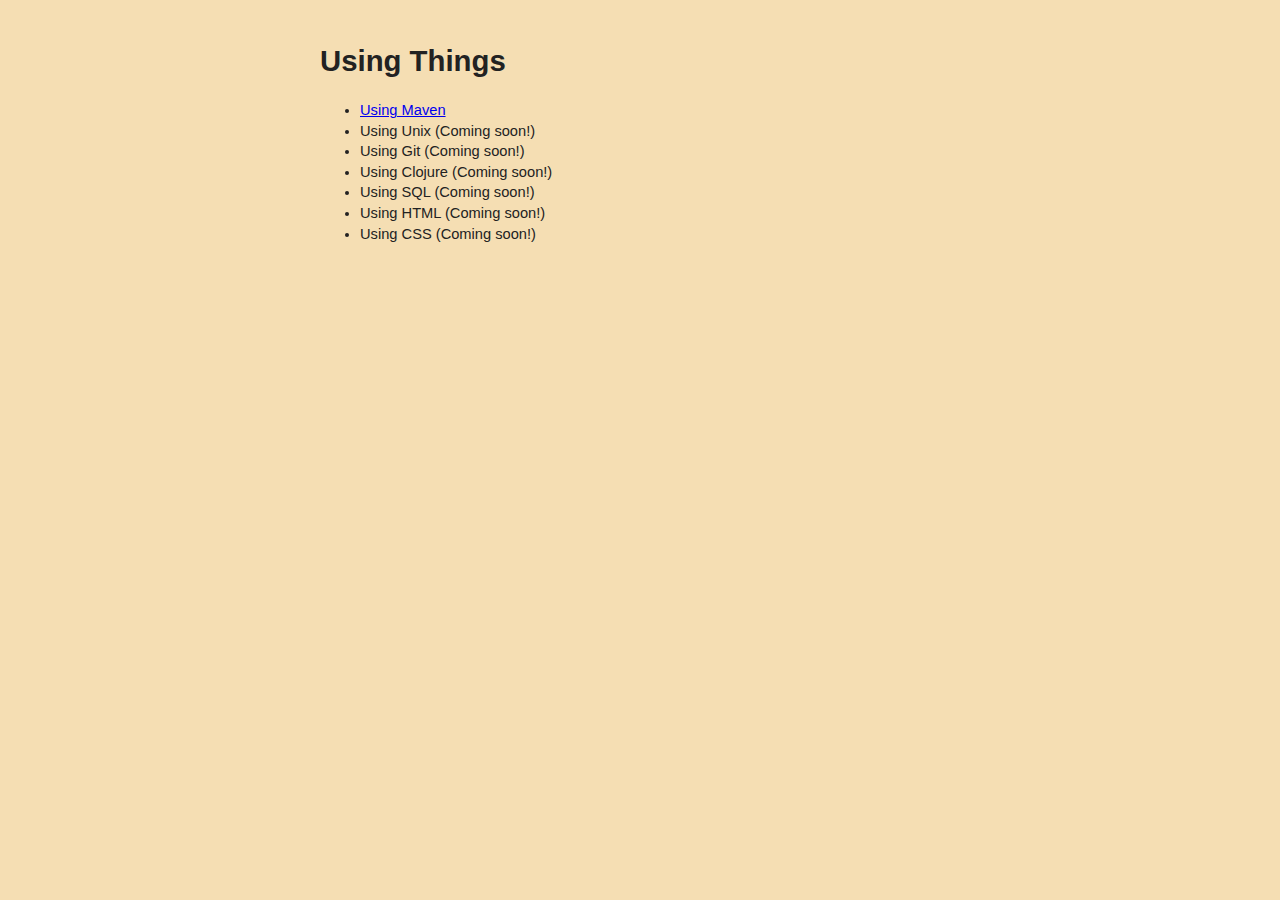
<file: index.html>
<!DOCTYPE html>
<!--[if lt IE 7]> <html class="no-js lt-ie9 lt-ie8 lt-ie7"> <![endif]-->
<!--[if IE 7]> <html class="no-js lt-ie9 lt-ie8"> <![endif]-->
<!--[if IE 8]> <html class="no-js lt-ie9"> <![endif]-->
<!--[if gt IE 8]><!--> <html class="no-js"> <!--<![endif]-->
<head>
    <meta charset="utf-8">
    <meta http-equiv="X-UA-Compatible" content="IE=edge,chrome=1">
    <title>Using Things</title>
    <meta name="description" content="">
    <meta name="viewport" content="width=device-width">

    <link rel="stylesheet" href="css/normalize.css">
    <link rel="stylesheet" href="css/main.css">
    <link href="css/bitbakery.css" title="primary" rel="stylesheet" type="text/css"/>
    <script src="js/vendor/modernizr-2.6.2.min.js"></script>
</head>
<body>
<!--[if lt IE 7]>
    <p class="chromeframe">You are using an <strong>outdated</strong> browser. Please <a href="http://browsehappy.com/">upgrade your browser</a> or <a href="http://www.google.com/chromeframe/?redirect=true">activate Google Chrome Frame</a> to improve your experience.</p>
<![endif]-->

<h1>Using Things</h1>

<ul>
    <li><a href="src/UsingMaven.html">Using Maven</a></li>
    <li><a>Using Unix (Coming soon!)</a></li>
    <li><a>Using Git (Coming soon!)</a></li>
    <li><a>Using Clojure (Coming soon!)</a></li>
    <li><a>Using SQL (Coming soon!)</a></li>
    <li><a>Using HTML (Coming soon!)</a></li>
    <li><a>Using CSS (Coming soon!)</a></li>
</ul>


<script src="//ajax.googleapis.com/ajax/libs/jquery/1.10.2/jquery.min.js"></script>
<script>window.jQuery || document.write('<script src="js/vendor/jquery-1.10.2.min.js"><\/script>')</script>
<script src="js/plugins.js"></script>
<script src="js/main.js"></script>

<!-- Google Analytics: change UA-XXXXX-X to be your site's ID. -->
<script>
    var _gaq=[['_setAccount','UA-XXXXX-X'],['_trackPageview']];
    (function(d,t){var g=d.createElement(t),s=d.getElementsByTagName(t)[0];
    g.src='//www.google-analytics.com/ga.js';
    s.parentNode.insertBefore(g,s)}(document,'script'));
</script>
</body>
</html>
</file>
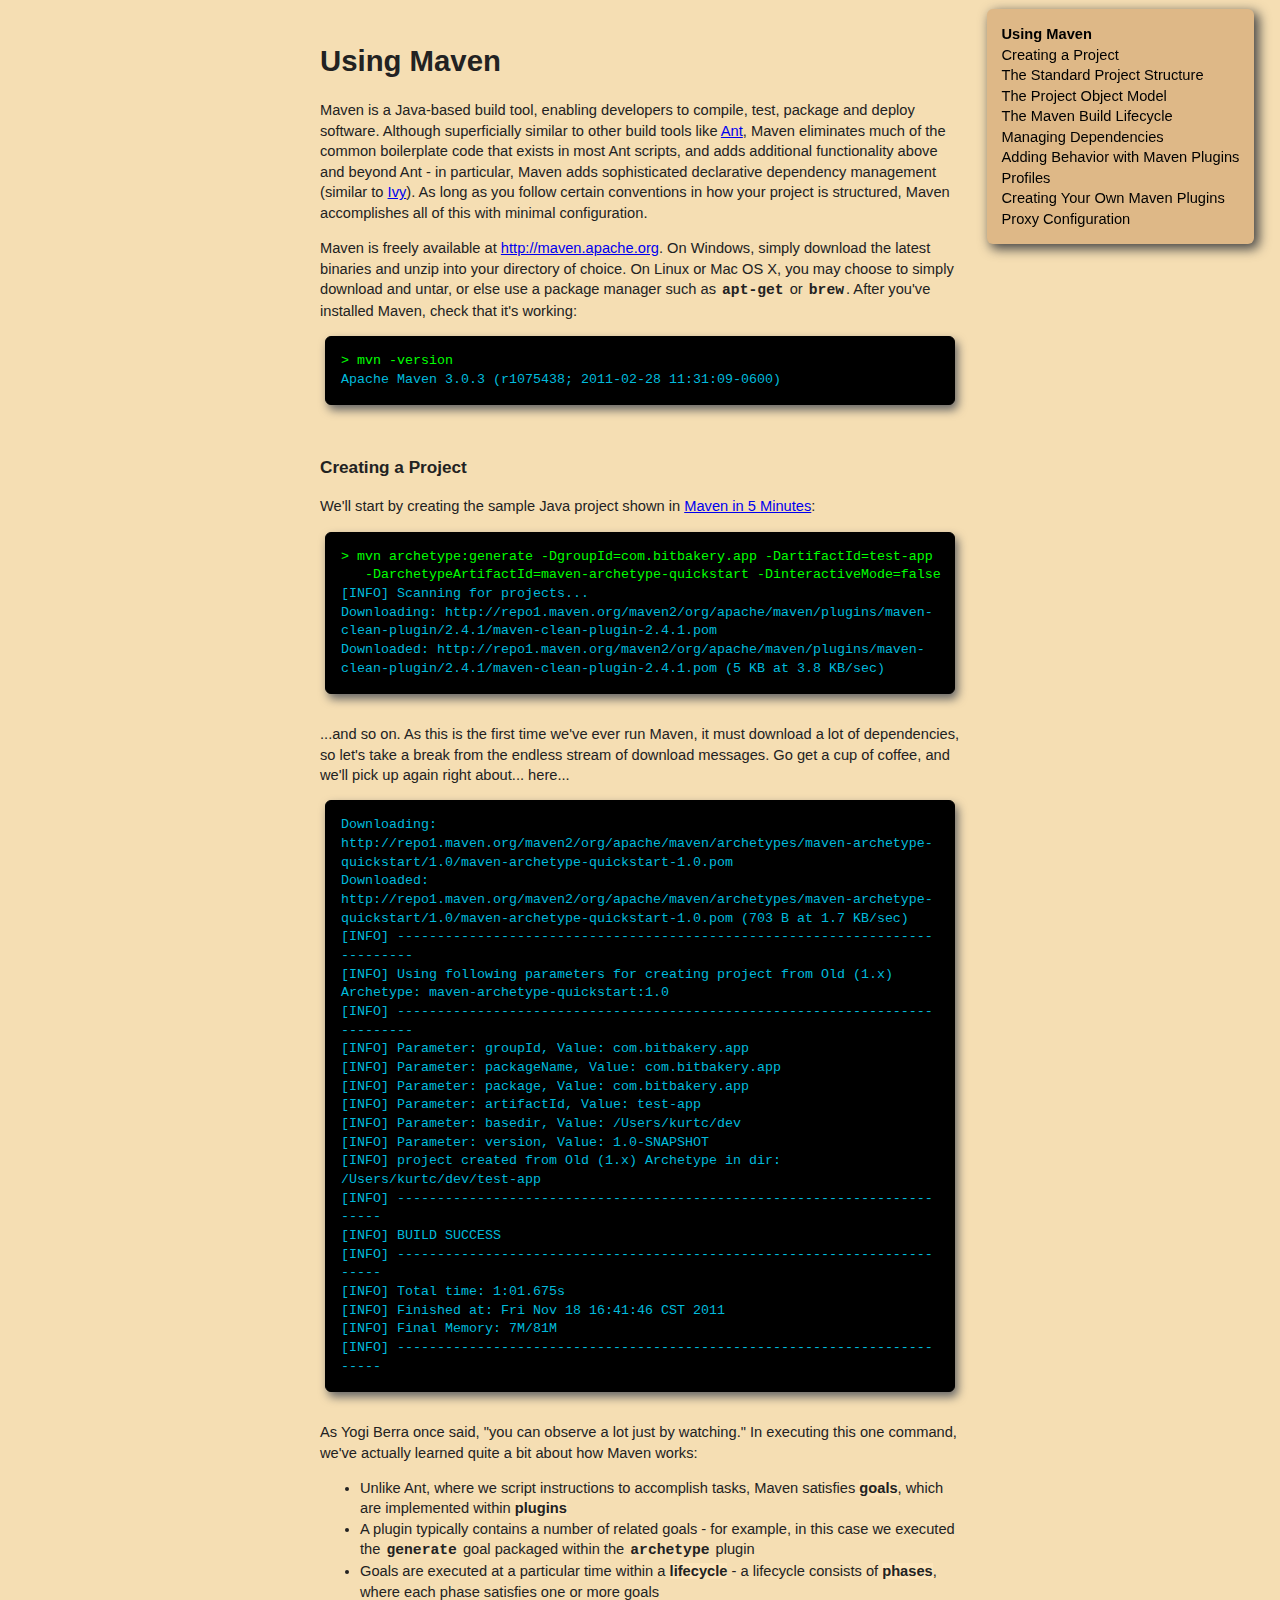
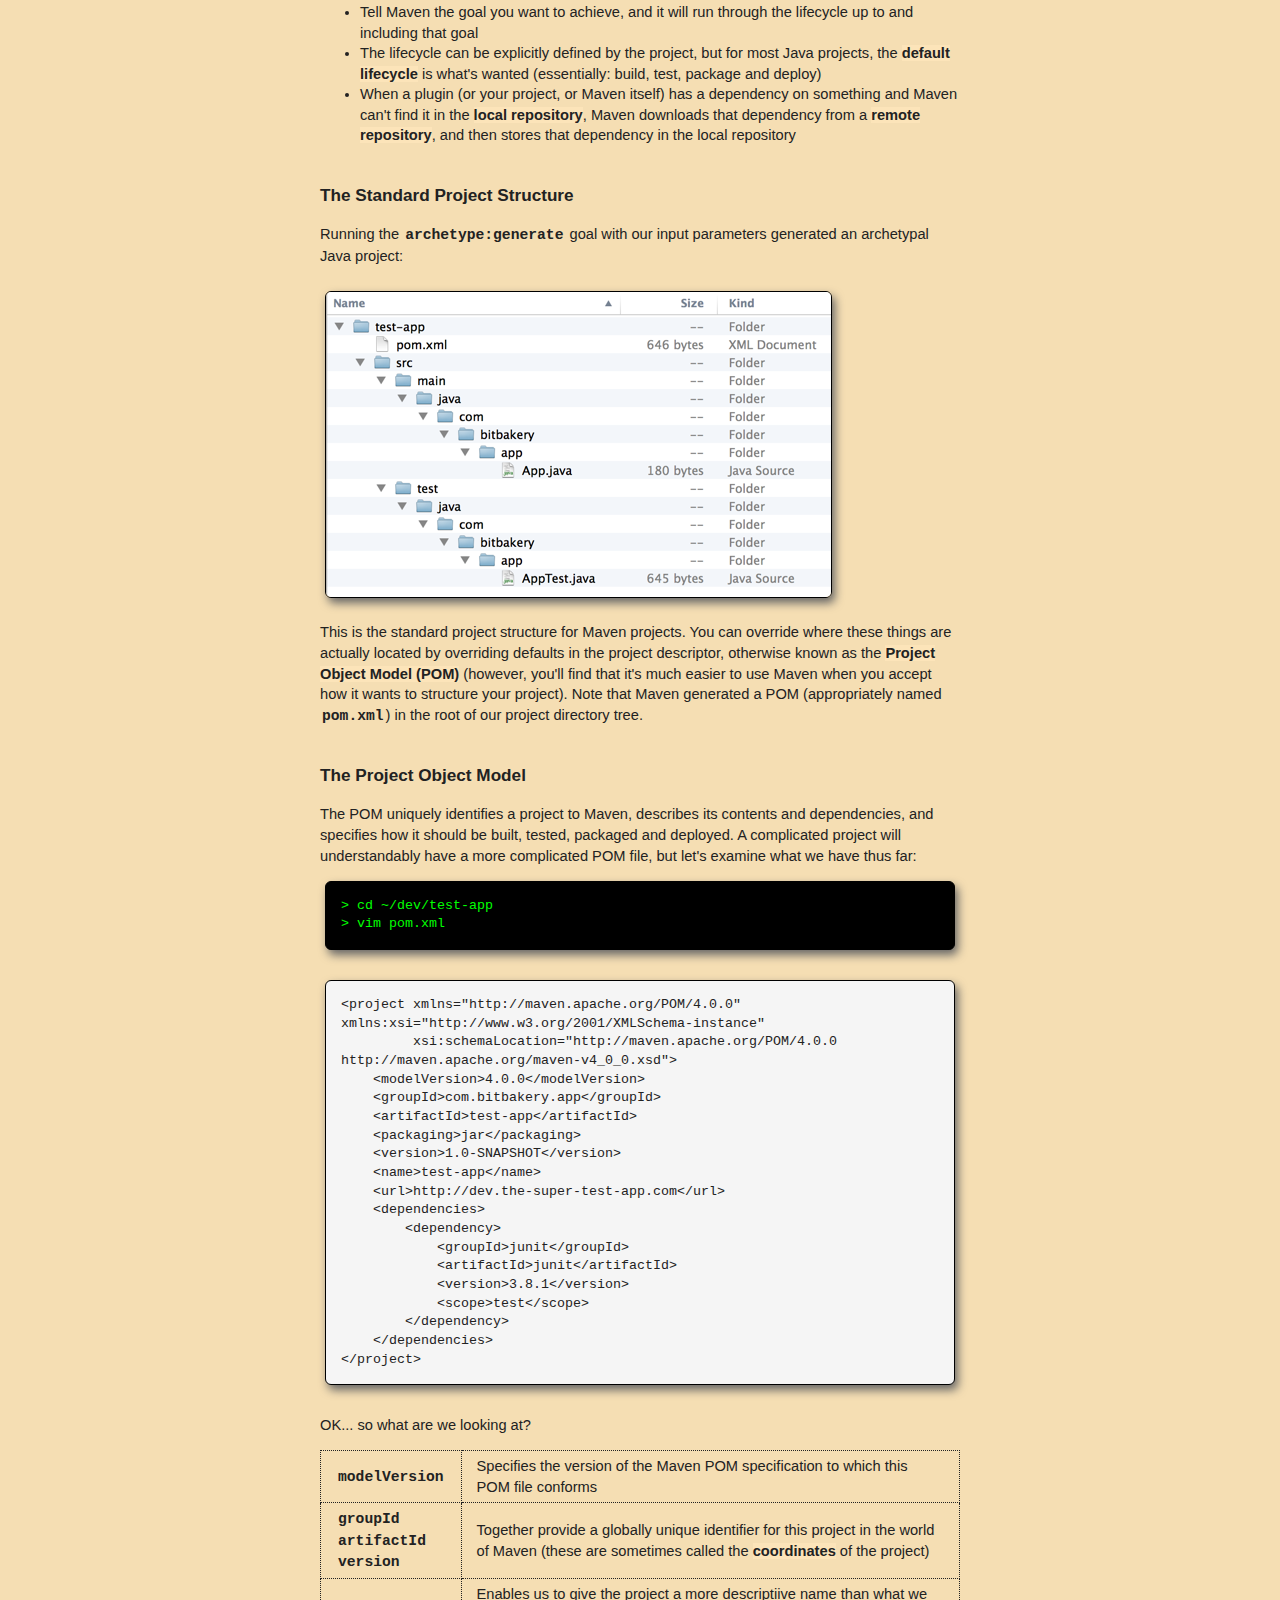
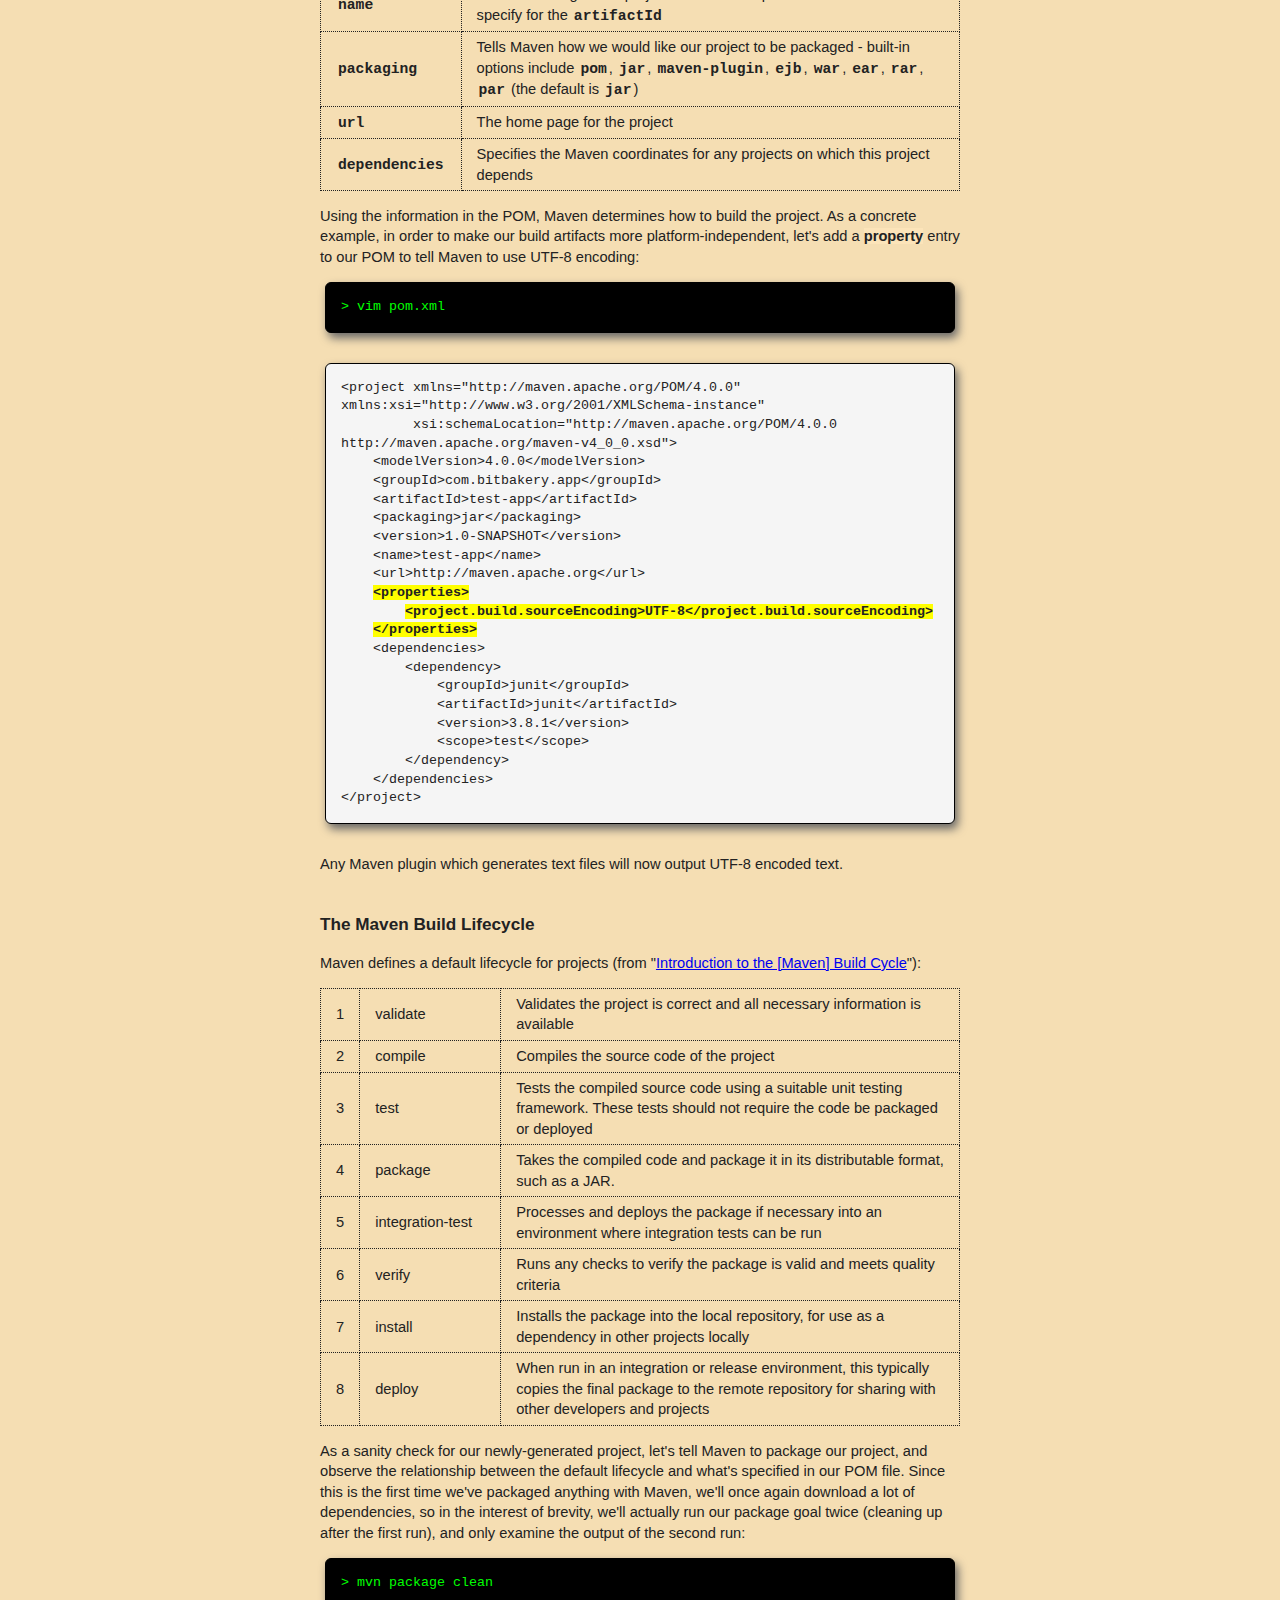
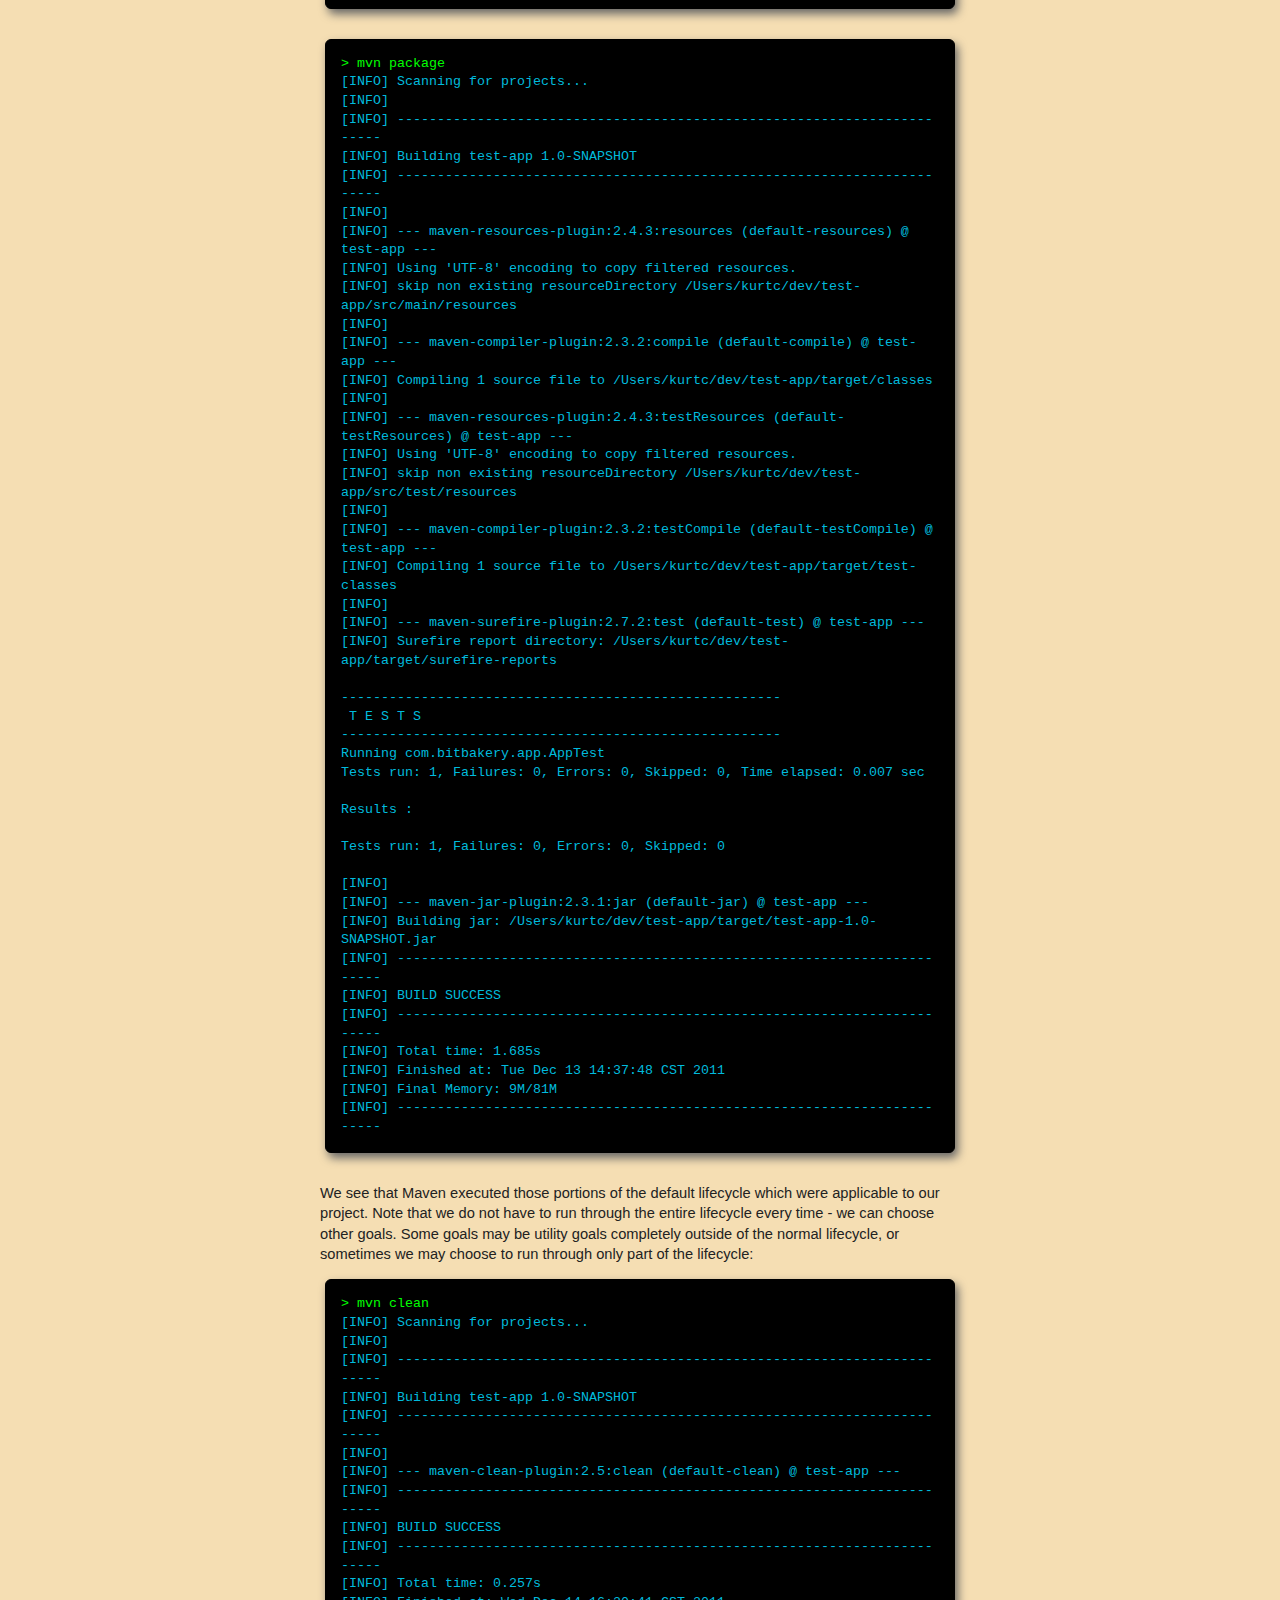
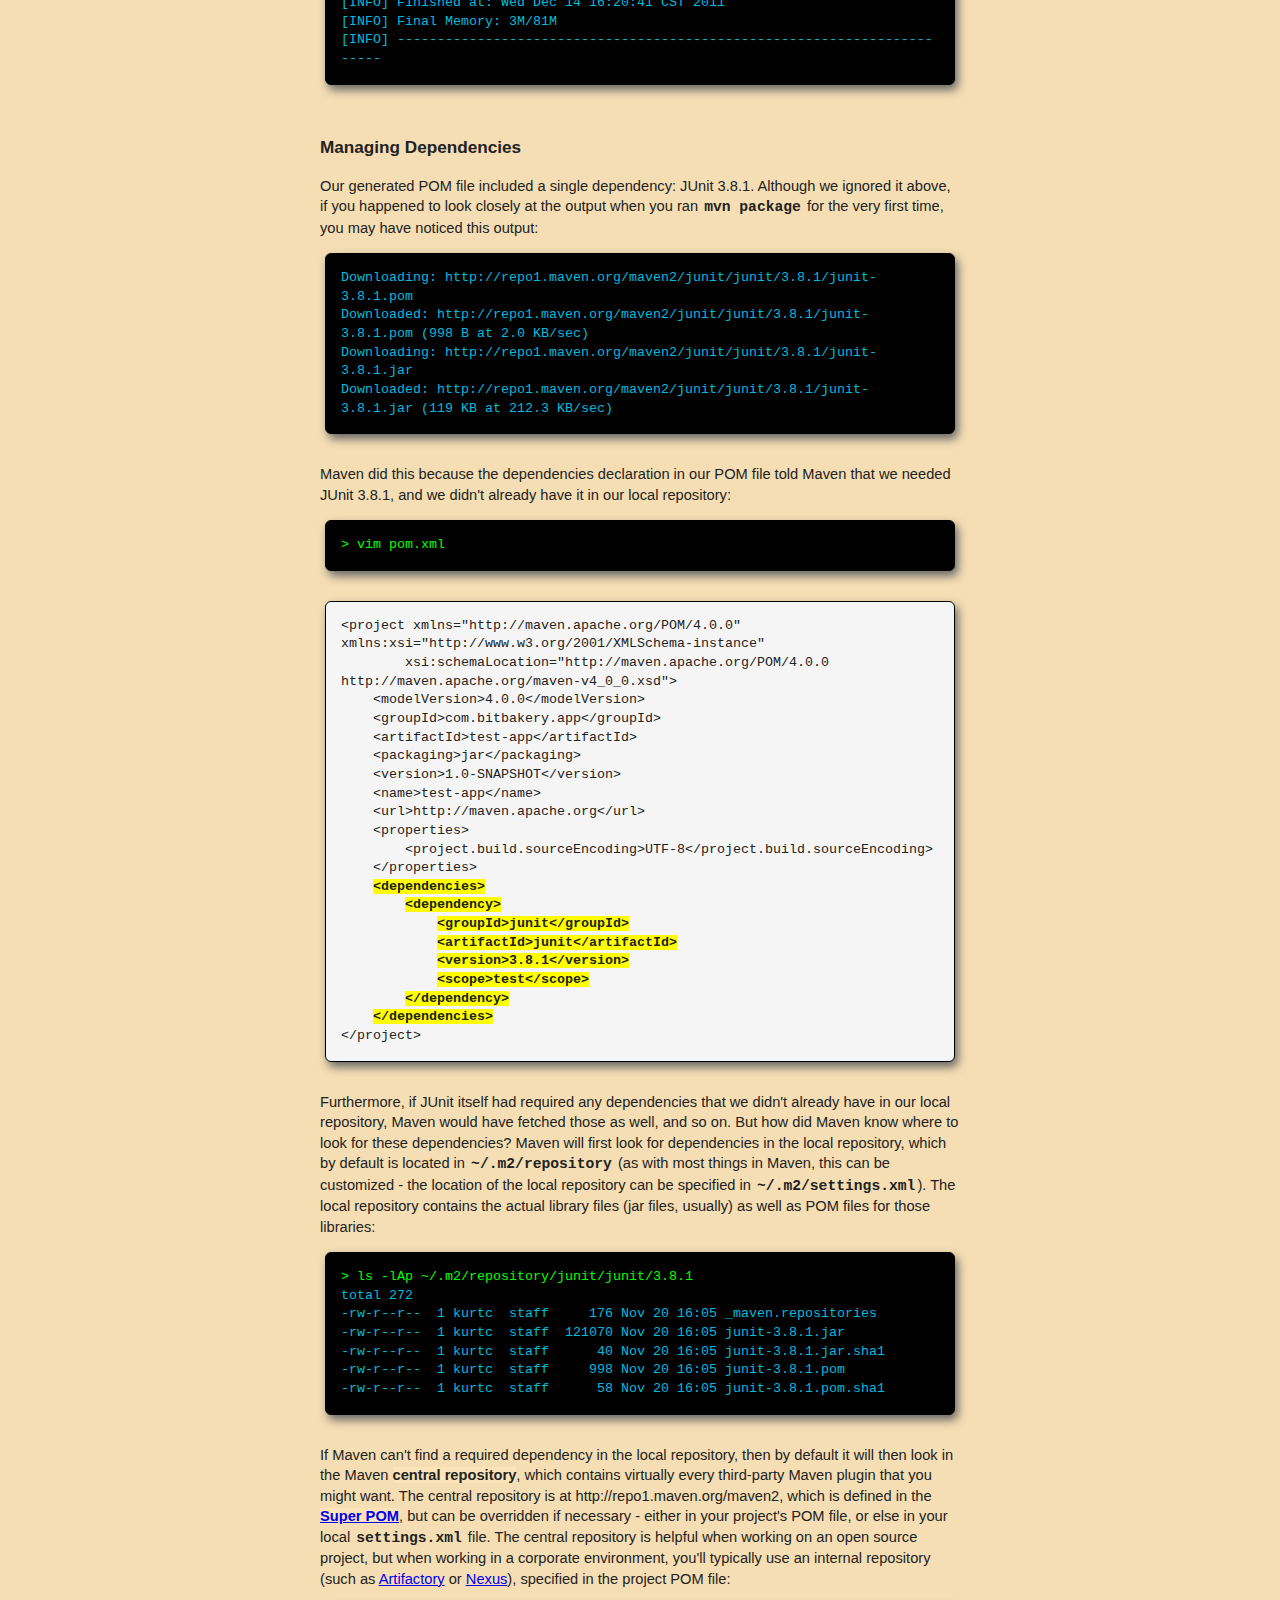
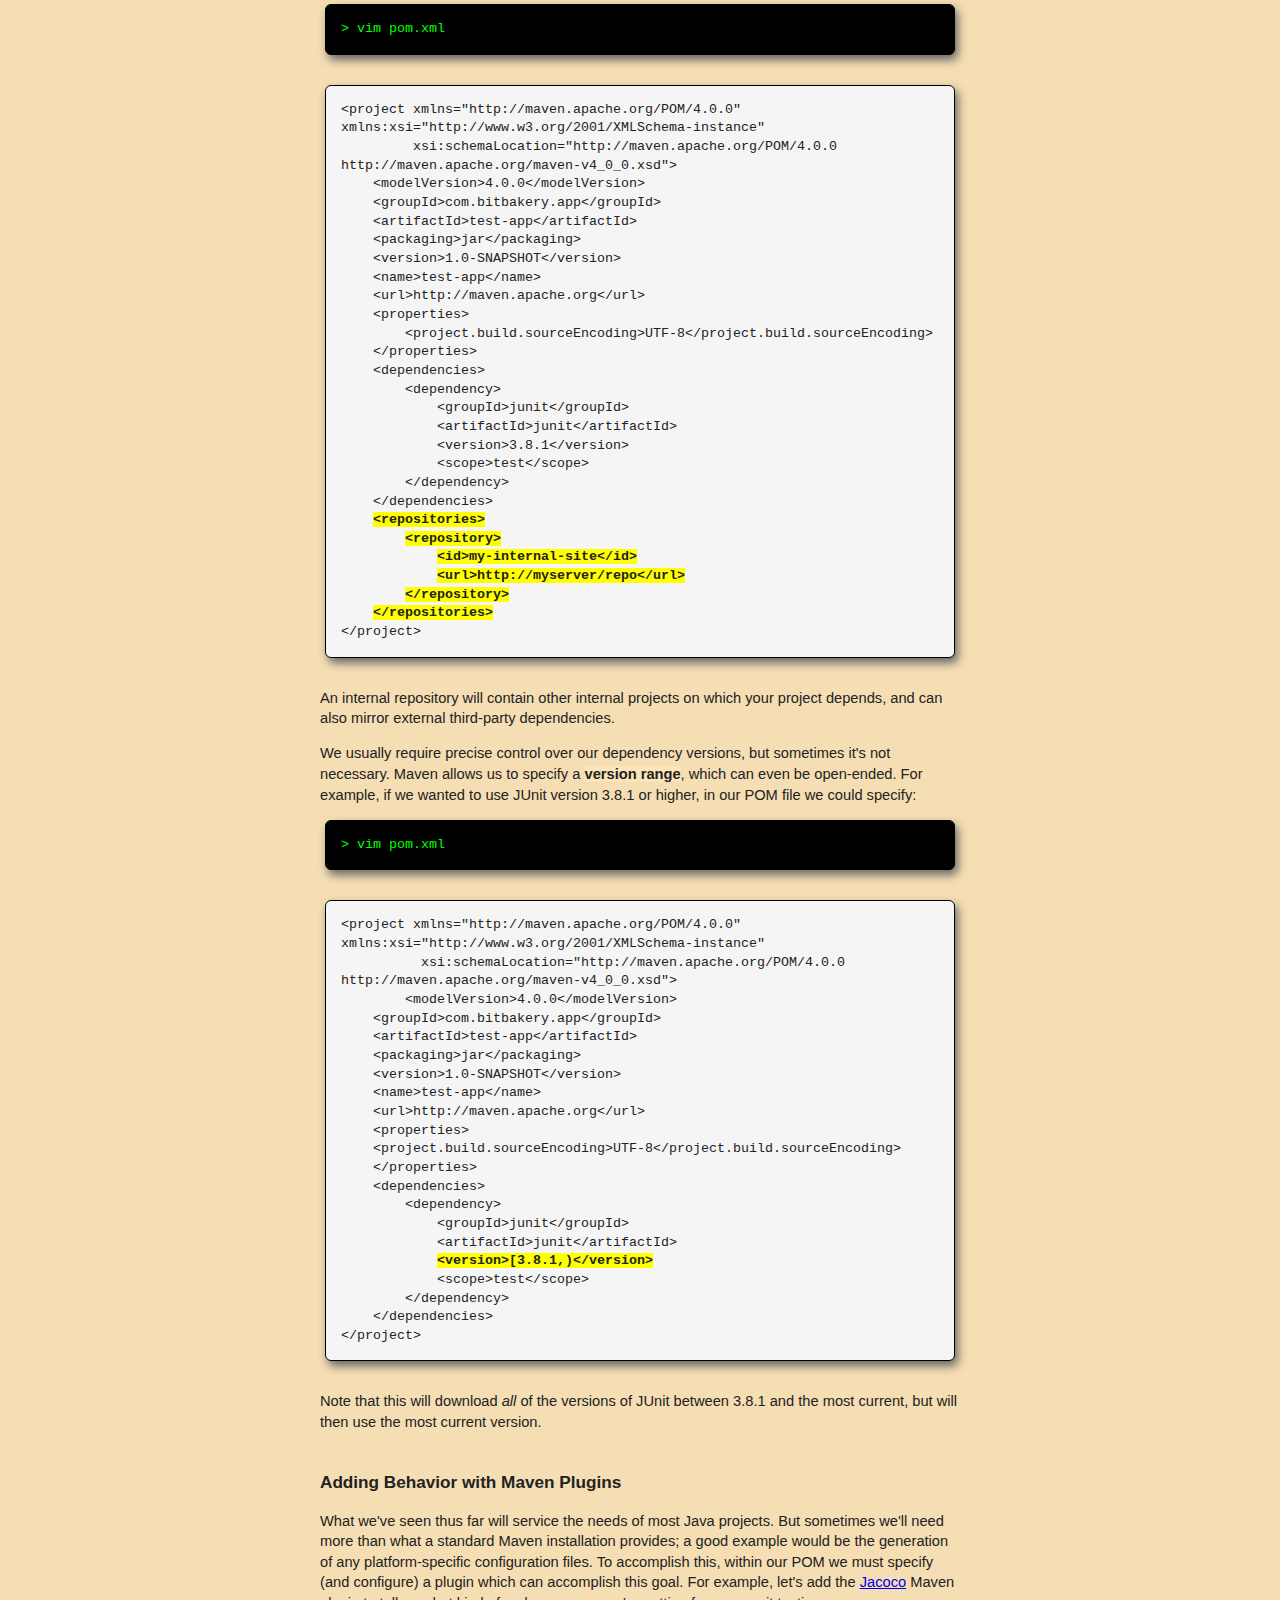
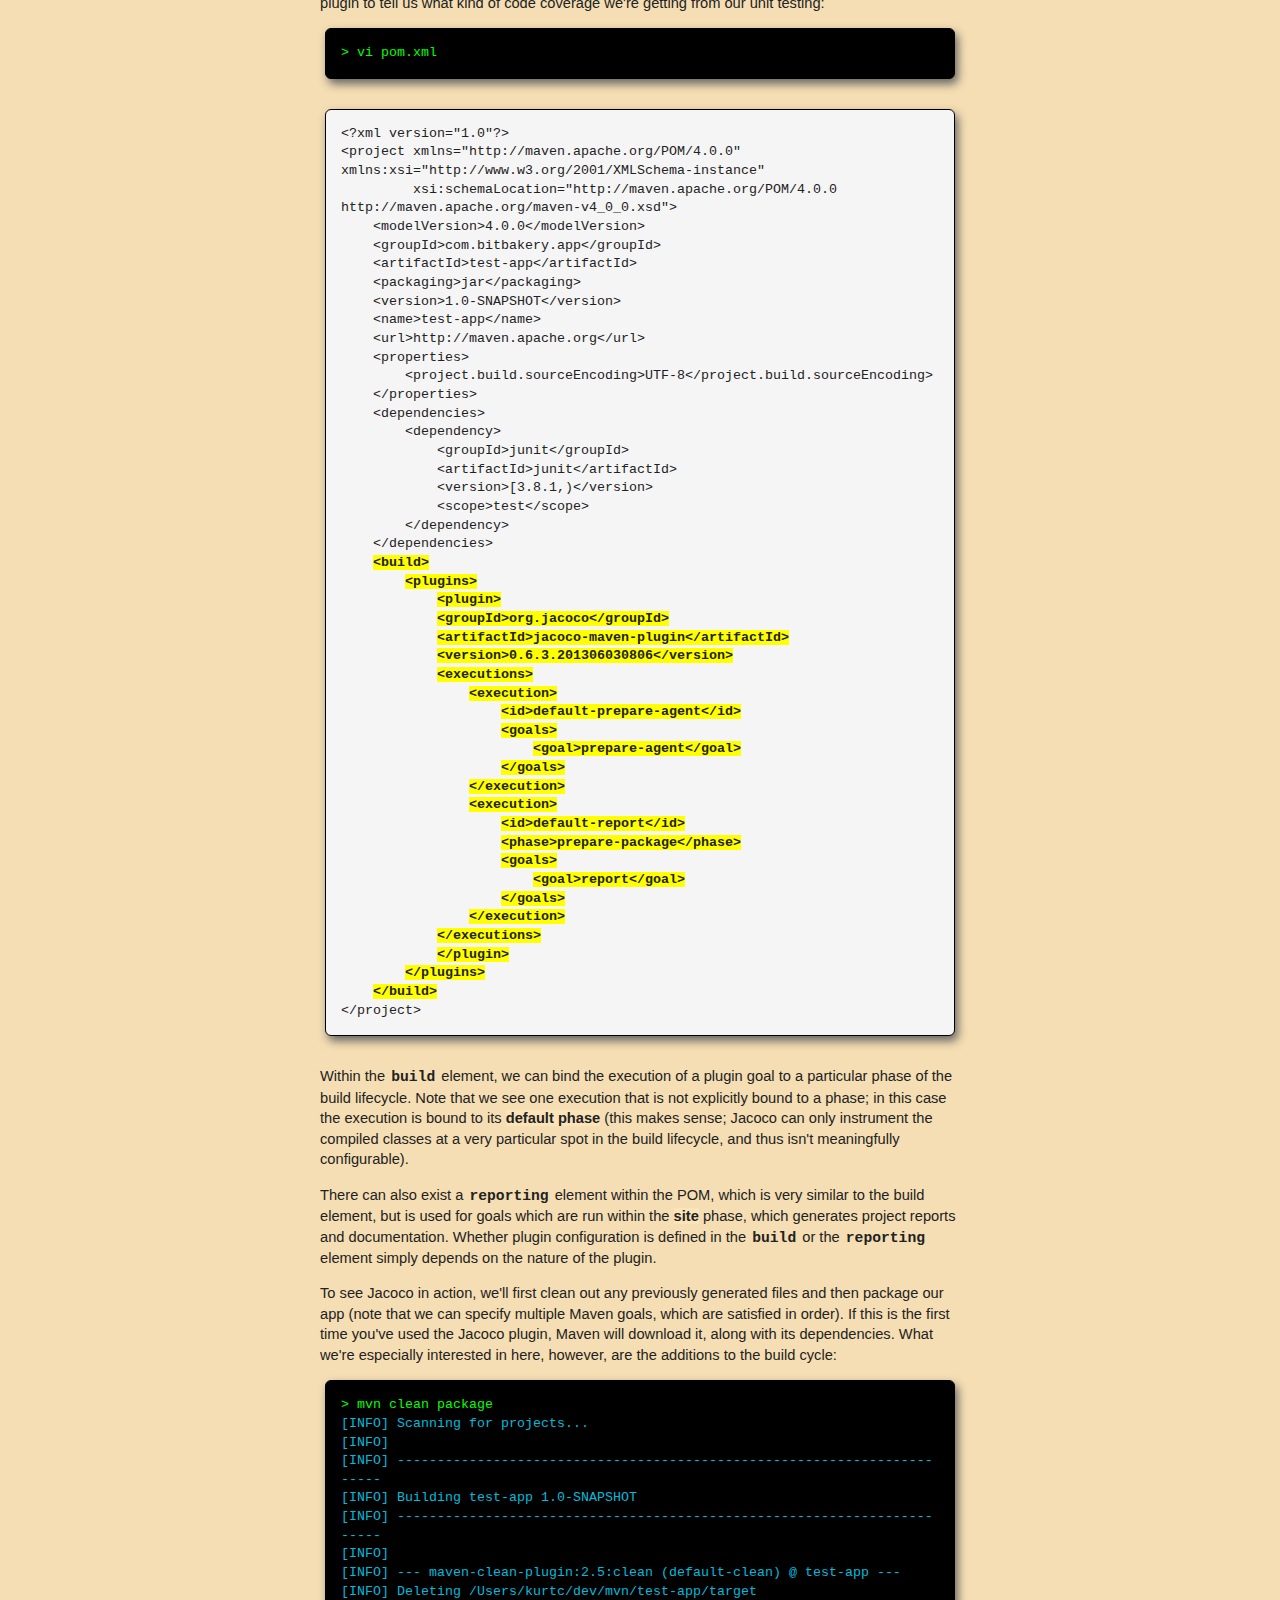
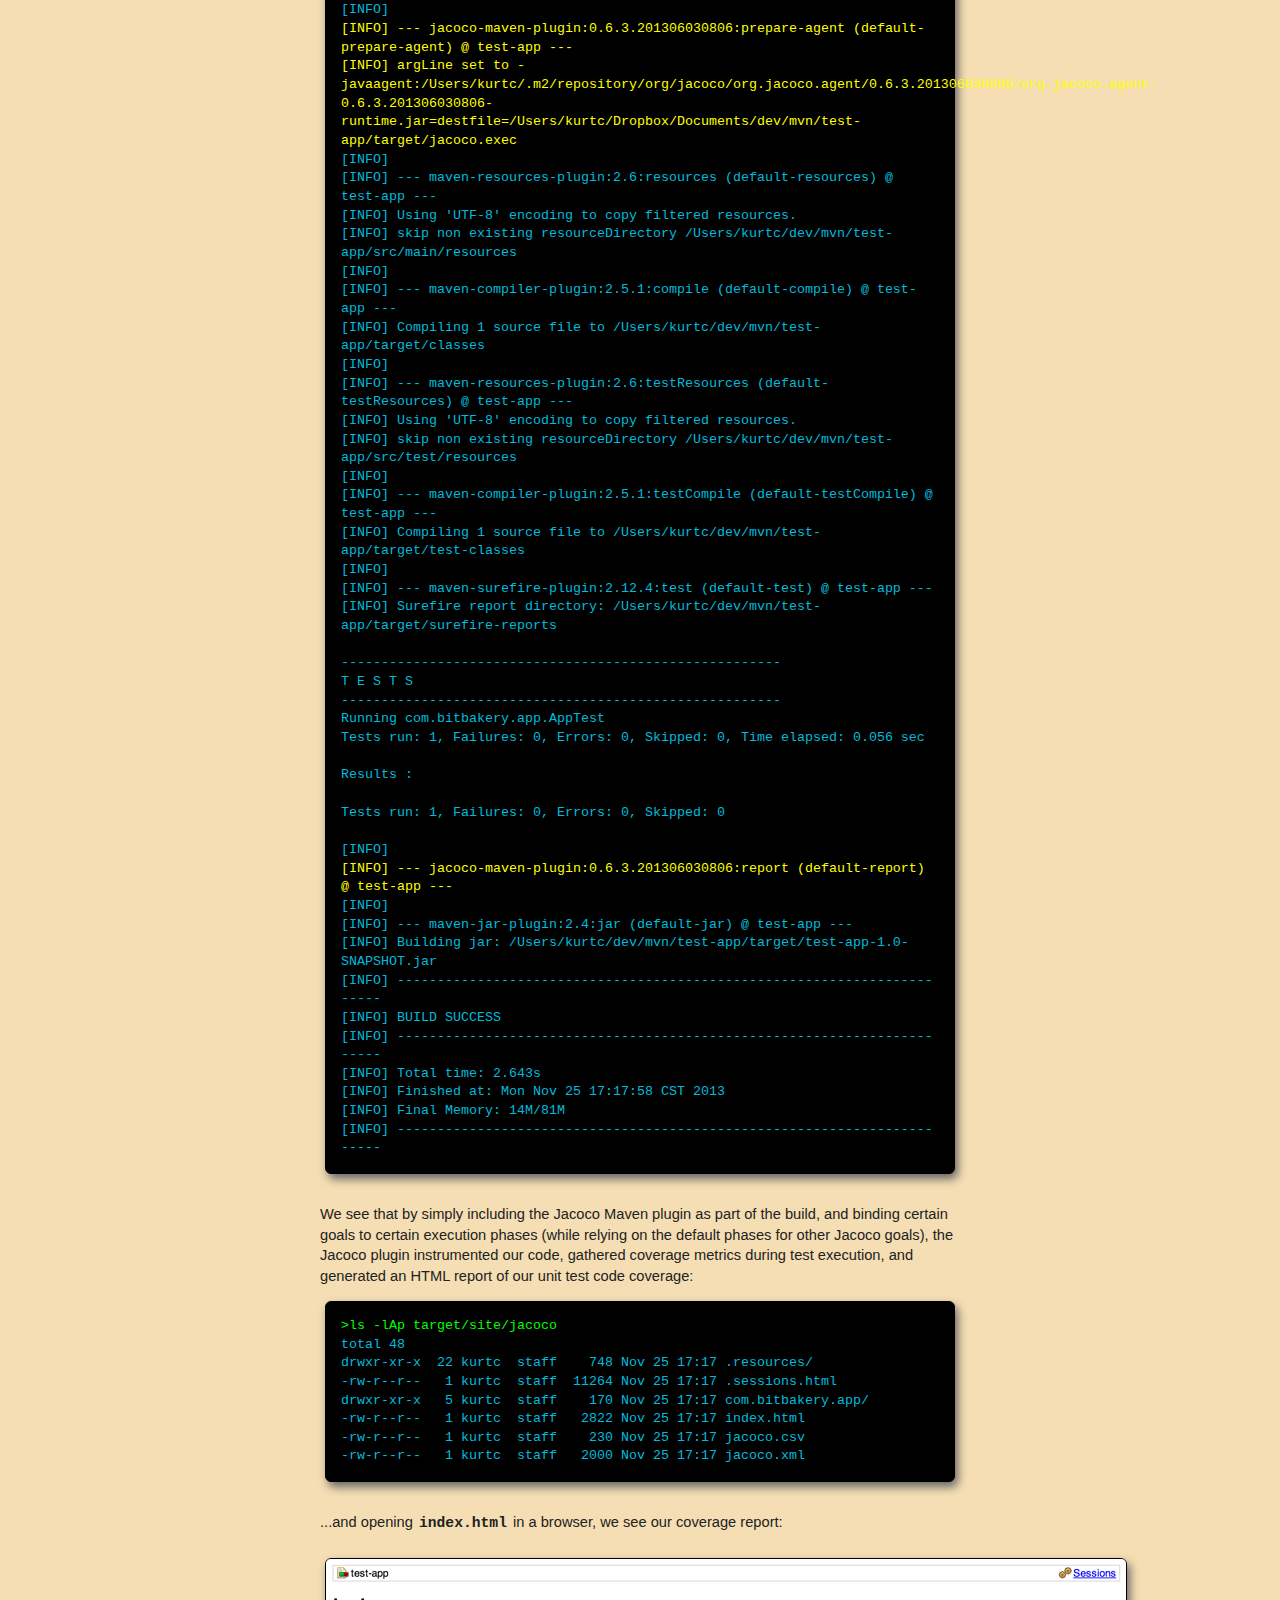
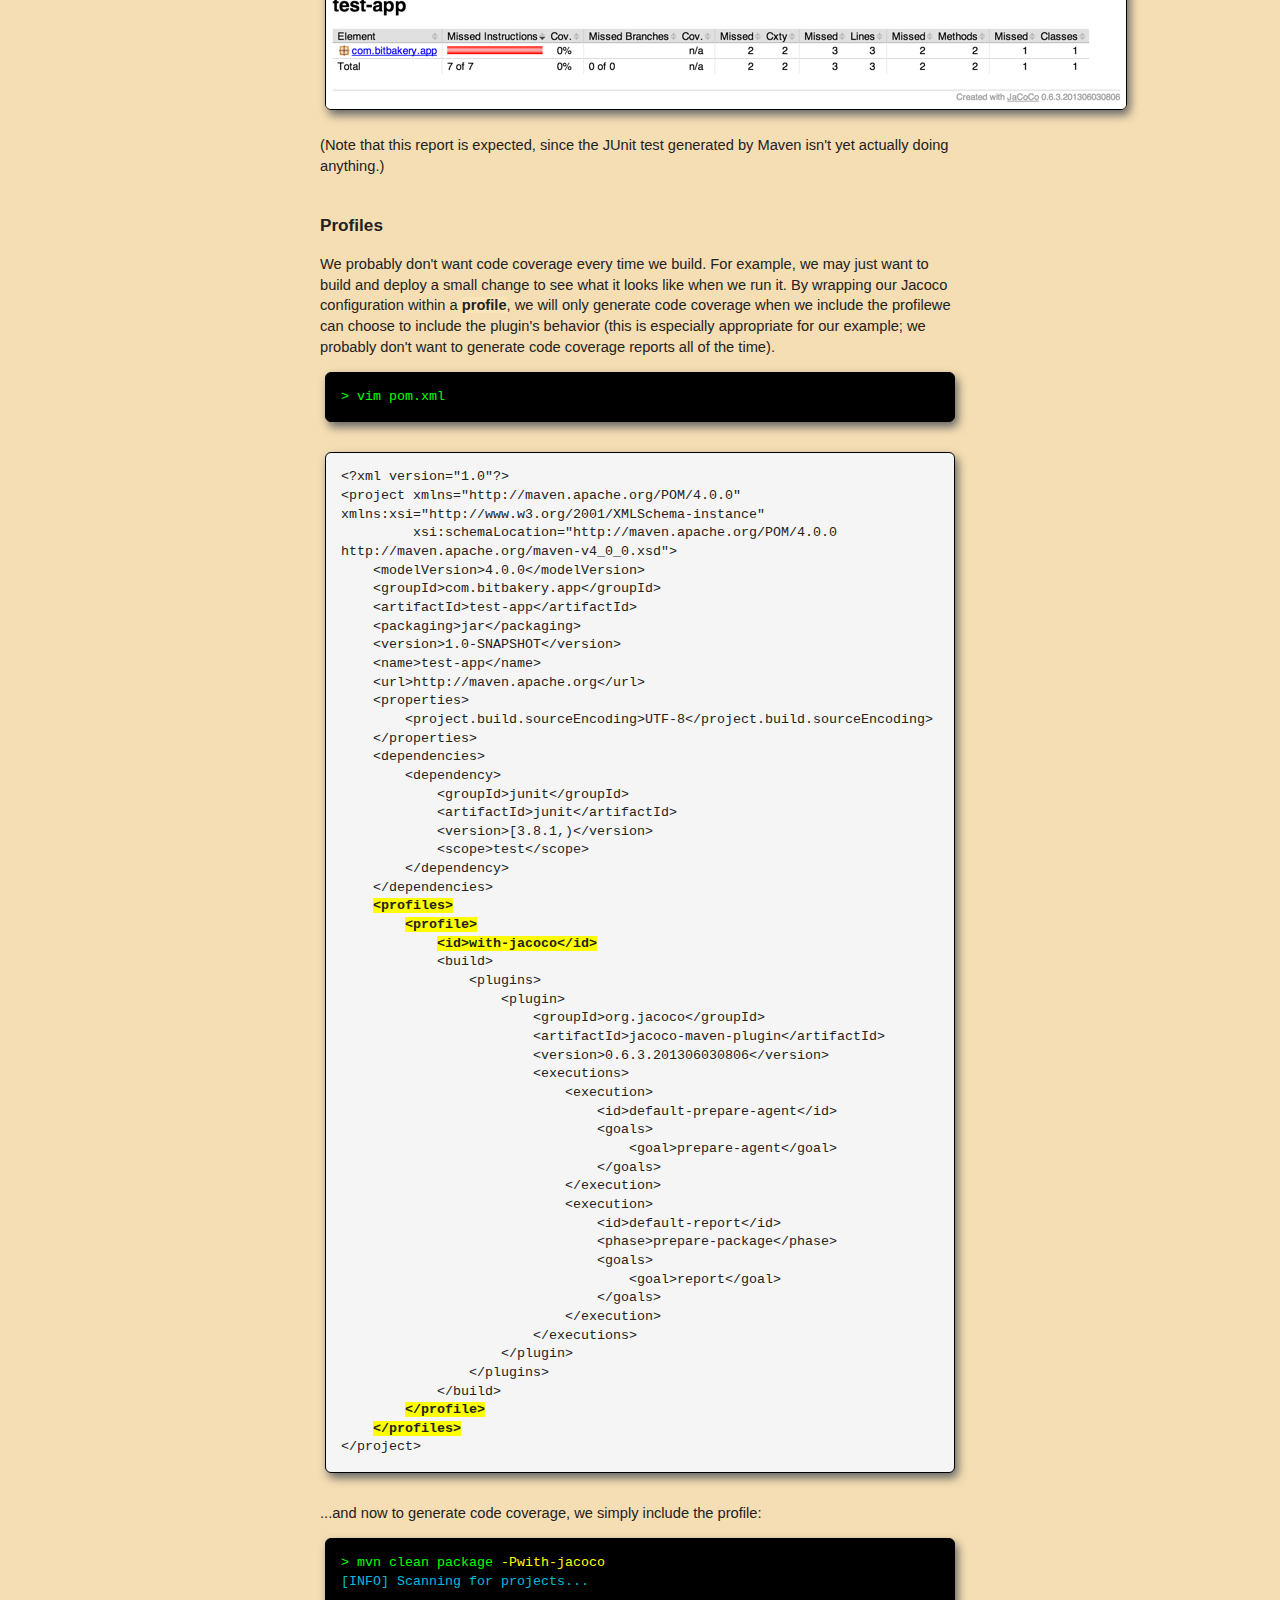
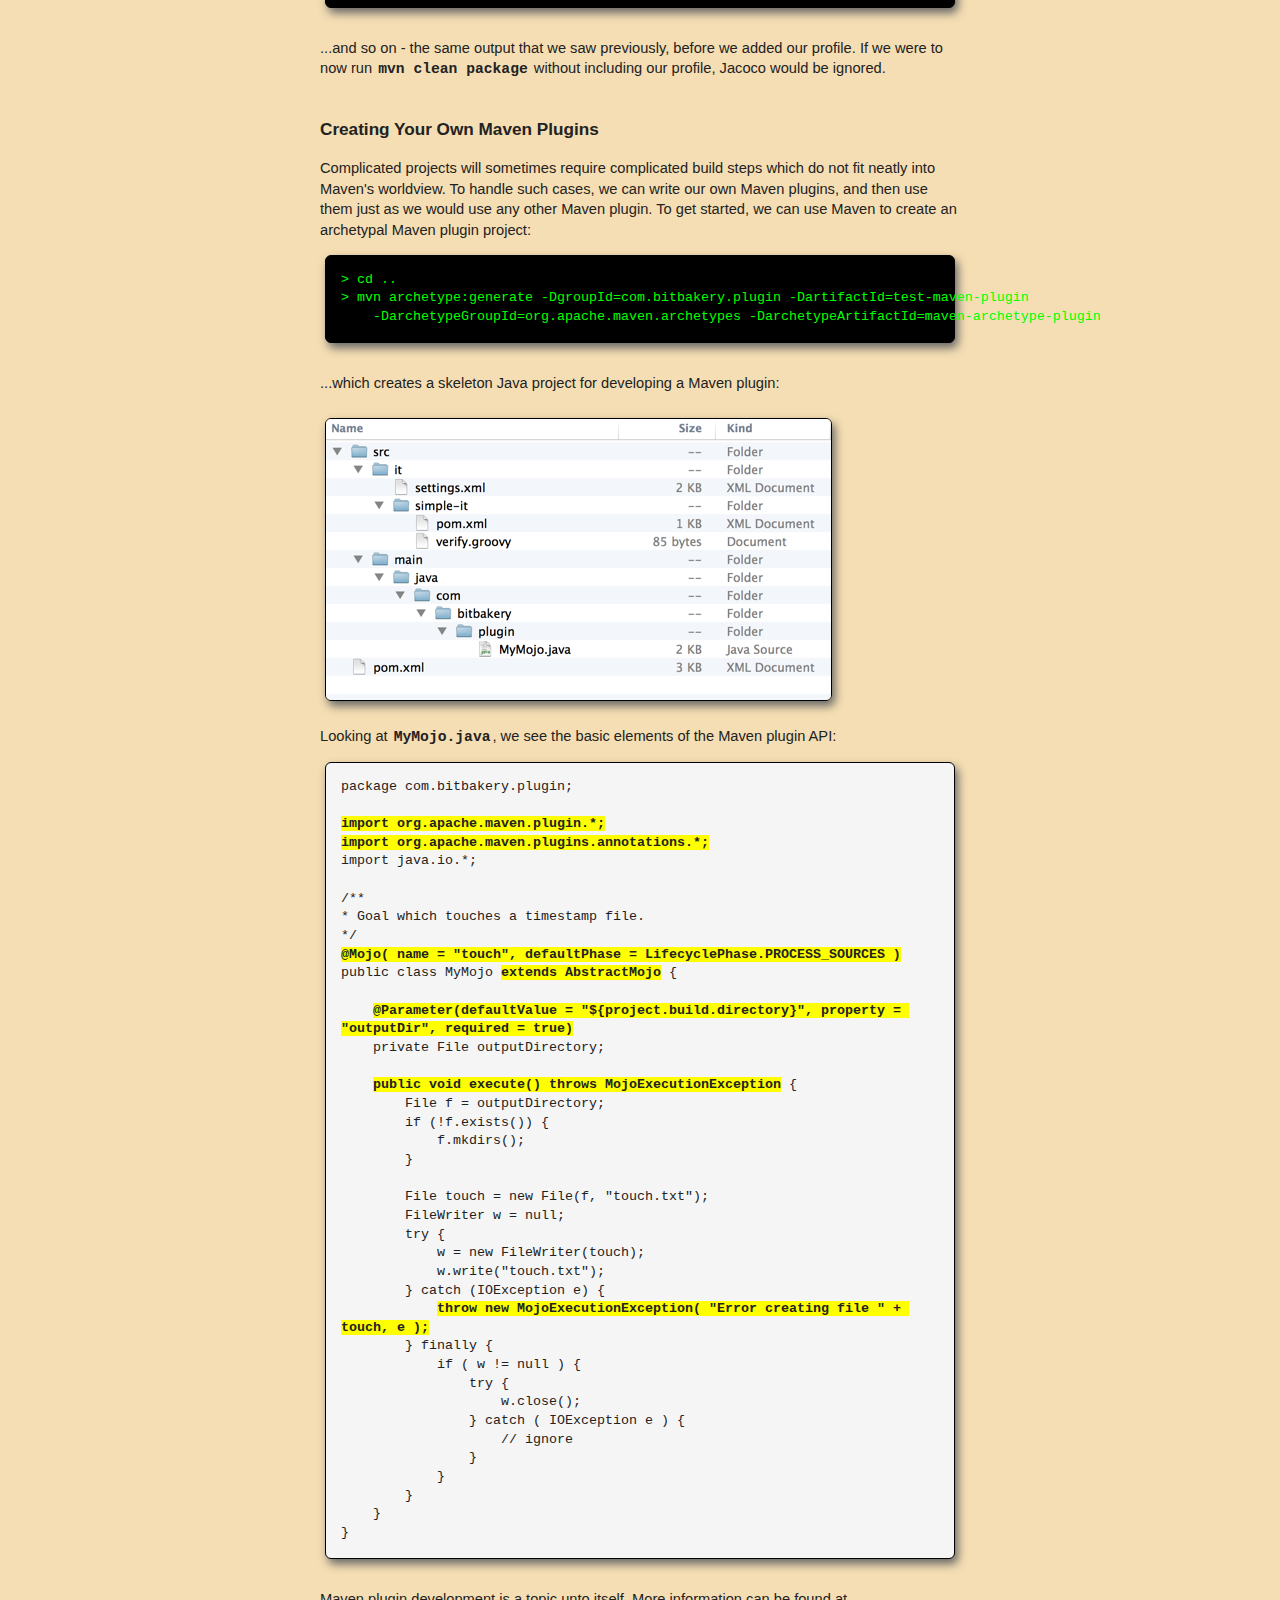
<file: src/UsingMaven.html>
<!DOCTYPE html>
<!--[if lt IE 7]> <html class="no-js lt-ie9 lt-ie8 lt-ie7"> <![endif]-->
<!--[if IE 7]> <html class="no-js lt-ie9 lt-ie8"> <![endif]-->
<!--[if IE 8]> <html class="no-js lt-ie9"> <![endif]-->
<!--[if gt IE 8]><!--> <html class="no-js"> <!--<![endif]-->
<head>
    <meta charset="utf-8">
    <meta http-equiv="X-UA-Compatible" content="IE=edge,chrome=1">
    <title>Using Maven</title>
    <meta name="description" content="">
    <meta name="viewport" content="width=device-width">
	
    <script src="https://google-code-prettify.googlecode.com/svn/loader/run_prettify.js"></script>
    <link rel="stylesheet" href="../css/normalize.css">
    <link rel="stylesheet" href="../css/main.css">
    <link href="../css/bitbakery.css" title="primary" rel="stylesheet" type="text/css"/>
    <script src="../js/vendor/modernizr-2.6.2.min.js"></script>
</head>
<body>
<!--[if lt IE 7]>
	<p class="browsehappy">You are using an <strong>outdated</strong> browser. Please <a href="http://browsehappy.com/">upgrade your browser</a> to improve your experience.</p>
<![endif]-->


<div class="table-of-contents">
    <a class="toc" href="UsingMaven.htmls"><b>Using Maven</b></a><br />
    <a class="toc" href="#CreatingAProject">Creating a Project</a><br />
    <a class="toc" href="#TheStandardProjectStructure">The Standard Project Structure</a><br />
    <a class="toc" href="#TheProjectObjectModel">The Project Object Model</a><br />
    <a class="toc" href="#TheMavenBuildLifecycle">The Maven Build Lifecycle</a><br />
    <a class="toc" href="#ManagingDependencies">Managing Dependencies</a><br />
    <a class="toc" href="#AddingBehaviorWithMavenPlugins">Adding Behavior with Maven Plugins</a><br />
    <a class="toc" href="#Profiles">Profiles</a><br />
    <a class="toc" href="#CreatingYourOwnMavenPlugins">Creating Your Own Maven Plugins</a><br />
    <a class="toc" href="#ProxyConfiguration">Proxy Configuration</a><br />
</div>


<h1 id="Maven">Using Maven</h1>


<p>Maven is a Java-based build tool, enabling developers to compile, test, package and deploy software. Although
    superficially similar to other build tools like <a href="http://ant.apache.org/manual/index.html">Ant</a>, Maven
    eliminates much of the common boilerplate code that exists in most Ant scripts, and adds additional functionality
    above and beyond Ant - in particular, Maven adds sophisticated declarative dependency management (similar to <a
            href="http://ant.apache.org/ivy/">Ivy</a>). As long as you follow certain conventions in how your project is
    structured, Maven accomplishes all of this with minimal configuration.</p>

<p>Maven is freely available at <a href="http://maven.apache.org">http://maven.apache.org</a>. On Windows, simply
    download the latest binaries and unzip into your directory of choice. On Linux or Mac OS X, you may choose to simply
    download and untar, or else use a package manager such as <a class="code">apt-get</a> or <a class="code">brew</a>.
    After you've installed Maven, check that it's working:</p>

<div class="terminal">
<div class="term-in">> mvn -version</div>
<div class="term-out">Apache Maven 3.0.3 (r1075438; 2011-02-28 11:31:09-0600)</div>
</div>




<h3 id="CreatingAProject">Creating a Project</h3>

<p>We'll start by creating the sample Java project shown in <a
        href="http://maven.apache.org/guides/getting-started/maven-in-five-minutes.html">Maven in 5 Minutes</a>:</p>

<div class="terminal">
<div class="term-in">> mvn archetype:generate -DgroupId=com.bitbakery.app -DartifactId=test-app
   -DarchetypeArtifactId=maven-archetype-quickstart -DinteractiveMode=false</div>
<div class="term-out">[INFO] Scanning for projects...
Downloading: http://repo1.maven.org/maven2/org/apache/maven/plugins/maven-clean-plugin/2.4.1/maven-clean-plugin-2.4.1.pom
Downloaded: http://repo1.maven.org/maven2/org/apache/maven/plugins/maven-clean-plugin/2.4.1/maven-clean-plugin-2.4.1.pom (5 KB at 3.8 KB/sec)</div>
</div>

<p>...and so on. As this is the first time we've ever run Maven, it must download a lot of dependencies, so let's take a
    break from the endless stream of download messages. Go get a cup of coffee, and we'll pick up again right about...
    here...</p>

<div class="terminal">
<div class="term-out">Downloading: http://repo1.maven.org/maven2/org/apache/maven/archetypes/maven-archetype-quickstart/1.0/maven-archetype-quickstart-1.0.pom
Downloaded: http://repo1.maven.org/maven2/org/apache/maven/archetypes/maven-archetype-quickstart/1.0/maven-archetype-quickstart-1.0.pom (703 B at 1.7 KB/sec)
[INFO] ----------------------------------------------------------------------------
[INFO] Using following parameters for creating project from Old (1.x) Archetype: maven-archetype-quickstart:1.0
[INFO] ----------------------------------------------------------------------------
[INFO] Parameter: groupId, Value: com.bitbakery.app
[INFO] Parameter: packageName, Value: com.bitbakery.app
[INFO] Parameter: package, Value: com.bitbakery.app
[INFO] Parameter: artifactId, Value: test-app
[INFO] Parameter: basedir, Value: /Users/kurtc/dev
[INFO] Parameter: version, Value: 1.0-SNAPSHOT
[INFO] project created from Old (1.x) Archetype in dir: /Users/kurtc/dev/test-app
[INFO] ------------------------------------------------------------------------
[INFO] BUILD SUCCESS
[INFO] ------------------------------------------------------------------------
[INFO] Total time: 1:01.675s
[INFO] Finished at: Fri Nov 18 16:41:46 CST 2011
[INFO] Final Memory: 7M/81M
[INFO] ------------------------------------------------------------------------</div>
</div>

<p>As Yogi Berra once said, "you can observe a lot just by watching." In executing this one command, we've actually
    learned quite a bit about how Maven works:</p>
<ul>
    <li>Unlike Ant, where we script instructions to accomplish tasks, Maven satisfies <a class=new-term>goals</a>, which
        are implemented within <a class=new-term>plugins</a></li>
    <li>A plugin typically contains a number of related goals - for example, in this case we executed the <a class=code>generate</a>
        goal packaged within the <a class=code>archetype</a> plugin</li>
    <li>Goals are executed at a particular time within a <a class=new-term>lifecycle</a> - a lifecycle consists of <a class=new-term>phases</a>, where each phase satisfies one or more goals</li>
    <li>Tell Maven the goal you want to achieve, and it will run through the lifecycle up to and including that goal</li>
    <li>The lifecycle can be explicitly defined by the project, but for most Java projects, the <a class=new-term>default lifecycle</a> is what's wanted (essentially: build, test, package and deploy)</li>
    <li>When a plugin (or your project, or Maven itself) has a dependency on something and Maven can't find it in the <a
            class=new-term>local repository</a>, Maven downloads that dependency from a <a class=new-term>remote
        repository</a>, and then stores that dependency in the local repository </li>
</ul>




<h3 id="TheStandardProjectStructure">The Standard Project Structure</h3>

<p>Running the <a class="code">archetype:generate</a> goal with our input parameters generated an archetypal Java project:</p>

<img src="../img/maven/DefaultMavenProject.png" height=""/>

<p>This is the standard project structure for Maven projects. You can override where these things are actually located
    by overriding defaults in the project descriptor, otherwise known as the <a class="new-term">Project Object Model
        (POM)</a> (however, you'll find that it's much easier to use Maven when you accept how it wants to structure
    your project). Note that Maven generated a POM (appropriately named <a class="code">pom.xml</a>) in the root of our
    project directory tree.</p>


<h3 id="TheProjectObjectModel">The Project Object Model</h3>

<p>The POM uniquely identifies a project to Maven, describes its contents and dependencies, and specifies how it should
be built, tested, packaged and deployed. A complicated project will understandably have a more complicated POM file,
but let's examine what we have thus far:</p>

<div class="terminal">
<div class="term-in">> cd ~/dev/test-app
> vim pom.xml</div>
</div>
<pre class="prettyprint"><div class="pre-padding">&lt;project xmlns="http://maven.apache.org/POM/4.0.0" xmlns:xsi="http://www.w3.org/2001/XMLSchema-instance"
         xsi:schemaLocation="http://maven.apache.org/POM/4.0.0 http://maven.apache.org/maven-v4_0_0.xsd"&gt;
    &lt;modelVersion&gt;4.0.0&lt;/modelVersion&gt;
    &lt;groupId&gt;com.bitbakery.app&lt;/groupId&gt;
    &lt;artifactId&gt;test-app&lt;/artifactId&gt;
    &lt;packaging&gt;jar&lt;/packaging&gt;
    &lt;version&gt;1.0-SNAPSHOT&lt;/version&gt;
    &lt;name&gt;test-app&lt;/name&gt;
    &lt;url&gt;http://dev.the-super-test-app.com&lt;/url&gt;
    &lt;dependencies&gt;
        &lt;dependency&gt;
            &lt;groupId&gt;junit&lt;/groupId&gt;
            &lt;artifactId&gt;junit&lt;/artifactId&gt;
            &lt;version&gt;3.8.1&lt;/version&gt;
            &lt;scope&gt;test&lt;/scope&gt;
        &lt;/dependency&gt;
    &lt;/dependencies&gt;
&lt;/project&gt;</div></pre>

<p>OK... so what are we looking at?</p>

<table>
    <tr>
        <td><a class=code>modelVersion</a></td>
        <td>Specifies the version of the Maven POM specification to which this POM file conforms</td>
    </tr>
    <tr>
        <td><a class=code>groupId</a><br/><a class=code>artifactId</a><br/><a class=code>version</a></td>
        <td>Together provide a globally unique identifier for this project in the world of Maven (these are sometimes called the <a class=new-term>coordinates</a> of the project)</td>
    </tr>
    <tr>
        <td><a class=code>name</a></td>
        <td>Enables us to give the project a more descriptiive name than what we specify for the <a class="code">artifactId</a></td>
    <tr>
        <td><a class=code>packaging</a></td>
        <td>Tells Maven how we would like our project to be packaged - built-in options include
            <a class="code">pom</a>, <a class="code">jar</a>, <a class="code">maven-plugin</a>, <a class="code">ejb</a>,
            <a class="code">war</a>, <a class="code">ear</a>, <a class="code">rar</a>, <a class="code">par</a>
             (the default is <a class="code">jar</a>)</td>
    </tr>
    <tr>
        <td><a class=code>url</a></td>
        <td>The home page for the project</td>
    </tr>
    <tr>
        <td><a class=code>dependencies</a></td>
        <td>Specifies the Maven coordinates for any projects on which this project depends</td>
    </tr>
</table>

<p>Using the information in the POM, Maven determines how to build the project. As a concrete example, in order to make
    our build artifacts more platform-independent, let's add a <a class="new-term">property</a> entry to our POM to tell
    Maven to use UTF-8 encoding:</p>

<div class="terminal">
<div class="term-in">> vim pom.xml</div>
</div>
<pre class="prettyprint"><div class="pre-padding">&lt;project xmlns="http://maven.apache.org/POM/4.0.0" xmlns:xsi="http://www.w3.org/2001/XMLSchema-instance"
         xsi:schemaLocation="http://maven.apache.org/POM/4.0.0 http://maven.apache.org/maven-v4_0_0.xsd"&gt;
    &lt;modelVersion&gt;4.0.0&lt;/modelVersion&gt;
    &lt;groupId&gt;com.bitbakery.app&lt;/groupId&gt;
    &lt;artifactId&gt;test-app&lt;/artifactId&gt;
    &lt;packaging&gt;jar&lt;/packaging&gt;
    &lt;version&gt;1.0-SNAPSHOT&lt;/version&gt;
    &lt;name&gt;test-app&lt;/name&gt;
    &lt;url&gt;http://maven.apache.org&lt;/url&gt;
    <a class="pre-highlight">&lt;properties&gt;</a>
        <a class="pre-highlight">&lt;project.build.sourceEncoding&gt;UTF-8&lt;/project.build.sourceEncoding&gt;</a>
    <a class="pre-highlight">&lt;/properties&gt;</a>
    &lt;dependencies&gt;
        &lt;dependency&gt;
            &lt;groupId&gt;junit&lt;/groupId&gt;
            &lt;artifactId&gt;junit&lt;/artifactId&gt;
            &lt;version&gt;3.8.1&lt;/version&gt;
            &lt;scope&gt;test&lt;/scope&gt;
        &lt;/dependency&gt;
    &lt;/dependencies&gt;
&lt;/project&gt;</div></pre>

<p>Any Maven plugin which generates text files will now output UTF-8 encoded text.</p>

<h3 id="TheMavenBuildLifecycle">The Maven Build Lifecycle</h3>

<p>Maven defines a default lifecycle for projects (from "<a href="http://maven.apache.org/guides/introduction/introduction-to-the-lifecycle.html">Introduction to the [Maven] Build Cycle</a>"):
<table>
<tr><td>1</td><td width="110px">validate</td><td>Validates the project is correct and all necessary information is available</td></tr>
<tr><td>2</td><td>compile</td><td>Compiles the source code of the project</td></tr>
<tr><td>3</td><td>test</td><td>Tests the compiled source code using a suitable unit testing framework. These tests should not require the code be packaged or deployed</td></tr>
<tr><td>4</td><td>package</td><td>Takes the compiled code and package it in its distributable format, such as a JAR.</td></tr>
<tr><td>5</td><td>integration-test</td><td>Processes and deploys the package if necessary into an environment where integration tests can be run</td></tr>
<tr><td>6</td><td>verify</td><td>Runs any checks to verify the package is valid and meets quality criteria</td></tr>
<tr><td>7</td><td>install</td><td>Installs the package into the local repository, for use as a dependency in other projects locally</td></tr>
<tr><td>8</td><td>deploy</td><td>When run in an integration or release environment, this typically copies the final package to the remote repository for sharing with other developers and projects</td></tr>
</table>
</p>

<p>As a sanity check for our newly-generated project, let's tell Maven to package our project, and observe the relationship
between the default lifecycle and what's specified in our POM file. Since this is the first time we've packaged anything
with Maven, we'll once again download a lot of dependencies, so in the interest of brevity, we'll actually run our package
goal twice (cleaning up after the first run), and only examine the output of the second run:</p>

<div class="terminal">
<div class="term-in">> mvn package clean</div>
</div>

<div class="terminal">
<div class="term-in">> mvn package</div>
<div class="term-out">[INFO] Scanning for projects...
[INFO]
[INFO] ------------------------------------------------------------------------
[INFO] Building test-app 1.0-SNAPSHOT
[INFO] ------------------------------------------------------------------------
[INFO]
[INFO] --- maven-resources-plugin:2.4.3:resources (default-resources) @ test-app ---
[INFO] Using 'UTF-8' encoding to copy filtered resources.
[INFO] skip non existing resourceDirectory /Users/kurtc/dev/test-app/src/main/resources
[INFO]
[INFO] --- maven-compiler-plugin:2.3.2:compile (default-compile) @ test-app ---
[INFO] Compiling 1 source file to /Users/kurtc/dev/test-app/target/classes
[INFO]
[INFO] --- maven-resources-plugin:2.4.3:testResources (default-testResources) @ test-app ---
[INFO] Using 'UTF-8' encoding to copy filtered resources.
[INFO] skip non existing resourceDirectory /Users/kurtc/dev/test-app/src/test/resources
[INFO]
[INFO] --- maven-compiler-plugin:2.3.2:testCompile (default-testCompile) @ test-app ---
[INFO] Compiling 1 source file to /Users/kurtc/dev/test-app/target/test-classes
[INFO]
[INFO] --- maven-surefire-plugin:2.7.2:test (default-test) @ test-app ---
[INFO] Surefire report directory: /Users/kurtc/dev/test-app/target/surefire-reports

-------------------------------------------------------
 T E S T S
-------------------------------------------------------
Running com.bitbakery.app.AppTest
Tests run: 1, Failures: 0, Errors: 0, Skipped: 0, Time elapsed: 0.007 sec

Results :

Tests run: 1, Failures: 0, Errors: 0, Skipped: 0

[INFO]
[INFO] --- maven-jar-plugin:2.3.1:jar (default-jar) @ test-app ---
[INFO] Building jar: /Users/kurtc/dev/test-app/target/test-app-1.0-SNAPSHOT.jar
[INFO] ------------------------------------------------------------------------
[INFO] BUILD SUCCESS
[INFO] ------------------------------------------------------------------------
[INFO] Total time: 1.685s
[INFO] Finished at: Tue Dec 13 14:37:48 CST 2011
[INFO] Final Memory: 9M/81M
[INFO] ------------------------------------------------------------------------</div>
</div>

<p>We see that Maven executed those portions of the default lifecycle which were applicable to our project. Note that we
    do not have to run through the entire lifecycle every time - we can choose other goals. Some goals may be utility
    goals completely outside of the normal lifecycle, or sometimes we may choose to run through only part of the
    lifecycle:</p>

<div class="terminal">
<div class="term-in">> mvn clean</div>
<div class="term-out">[INFO] Scanning for projects...
[INFO]
[INFO] ------------------------------------------------------------------------
[INFO] Building test-app 1.0-SNAPSHOT
[INFO] ------------------------------------------------------------------------
[INFO]
[INFO] --- maven-clean-plugin:2.5:clean (default-clean) @ test-app ---
[INFO] ------------------------------------------------------------------------
[INFO] BUILD SUCCESS
[INFO] ------------------------------------------------------------------------
[INFO] Total time: 0.257s
[INFO] Finished at: Wed Dec 14 16:20:41 CST 2011
[INFO] Final Memory: 3M/81M
[INFO] ------------------------------------------------------------------------</div>
</div>



<h3 id="ManagingDependencies">Managing Dependencies</h3>

<p>Our generated POM file included a single dependency: JUnit 3.8.1. Although we ignored it above, if you happened
    to look closely at the output when you ran <a class=code>mvn package</a> for the very first time, you may have
    noticed this output:</p>

<div class="terminal">
<div class="term-out">Downloading: http://repo1.maven.org/maven2/junit/junit/3.8.1/junit-3.8.1.pom
Downloaded: http://repo1.maven.org/maven2/junit/junit/3.8.1/junit-3.8.1.pom (998 B at 2.0 KB/sec)
Downloading: http://repo1.maven.org/maven2/junit/junit/3.8.1/junit-3.8.1.jar
Downloaded: http://repo1.maven.org/maven2/junit/junit/3.8.1/junit-3.8.1.jar (119 KB at 212.3 KB/sec)</div>
</div>

<p>Maven did this because the dependencies declaration in our POM file told Maven that we needed JUnit 3.8.1, and we
    didn't already have it in our local repository:</p>

<div class="terminal">
    <div class="term-in">> vim pom.xml</div>
</div>
<pre class="prettyprint"><div class="pre-padding">&lt;project xmlns="http://maven.apache.org/POM/4.0.0" xmlns:xsi="http://www.w3.org/2001/XMLSchema-instance"
        xsi:schemaLocation="http://maven.apache.org/POM/4.0.0 http://maven.apache.org/maven-v4_0_0.xsd"&gt;
    &lt;modelVersion&gt;4.0.0&lt;/modelVersion&gt;
    &lt;groupId&gt;com.bitbakery.app&lt;/groupId&gt;
    &lt;artifactId&gt;test-app&lt;/artifactId&gt;
    &lt;packaging&gt;jar&lt;/packaging&gt;
    &lt;version&gt;1.0-SNAPSHOT&lt;/version&gt;
    &lt;name&gt;test-app&lt;/name&gt;
    &lt;url&gt;http://maven.apache.org&lt;/url&gt;
    &lt;properties&gt;
        &lt;project.build.sourceEncoding&gt;UTF-8&lt;/project.build.sourceEncoding&gt;
    &lt;/properties&gt;
    <a class="pre-highlight">&lt;dependencies&gt;</a>
        <a class="pre-highlight">&lt;dependency&gt;</a>
            <a class="pre-highlight">&lt;groupId&gt;junit&lt;/groupId&gt;</a>
            <a class="pre-highlight">&lt;artifactId&gt;junit&lt;/artifactId&gt;</a>
            <a class="pre-highlight">&lt;version&gt;3.8.1&lt;/version&gt;</a>
            <a class="pre-highlight">&lt;scope&gt;test&lt;/scope&gt;</a>
        <a class="pre-highlight">&lt;/dependency&gt;</a>
    <a class="pre-highlight">&lt;/dependencies&gt;</a>
&lt;/project&gt;</div></pre>

<p>Furthermore, if JUnit itself had required any dependencies that we didn't already have in our local repository, Maven
    would have fetched those as well, and so on. But how did Maven know where to look for these dependencies? Maven will
    first look for dependencies in the local repository, which by default is located in <a class=code>~/.m2/repository</a>
    (as with most things in Maven, this can be customized - the location of the local repository can be specified in <a class=code>~/.m2/settings.xml</a>).
    The local repository contains the actual library files (jar files, usually) as well as POM files for those libraries:</p>

<div class="terminal">
<div class="term-in">> ls -lAp ~/.m2/repository/junit/junit/3.8.1</div>
<div class="term-out">total 272
-rw-r--r--  1 kurtc  staff     176 Nov 20 16:05 _maven.repositories
-rw-r--r--  1 kurtc  staff  121070 Nov 20 16:05 junit-3.8.1.jar
-rw-r--r--  1 kurtc  staff      40 Nov 20 16:05 junit-3.8.1.jar.sha1
-rw-r--r--  1 kurtc  staff     998 Nov 20 16:05 junit-3.8.1.pom
-rw-r--r--  1 kurtc  staff      58 Nov 20 16:05 junit-3.8.1.pom.sha1</div>
</div>

<p>If Maven can't find a required dependency in the local repository, then by default it will then look in the Maven
    <a class="new-term">central repository</a>, which contains virtually every third-party Maven plugin that you might
    want. The central repository is at http://repo1.maven.org/maven2, which is defined in the <a class="new-term"
    href="http://maven.apache.org/guides/introduction/introduction-to-the-pom.html#Super_POM">Super POM</a>, but can be
    overridden if necessary - either in your project's POM file, or else in your local <a class="code">settings.xml</a>
    file. The central repository is helpful when working on an open source project, but when working in a corporate
    environment, you'll typically use an internal repository (such as <a href="http://www.jfrog.com/home/">Artifactory</a>
    or <a href="http://www.sonatype.org/nexus/">Nexus</a>), specified in the project POM file:</p>

<div class="terminal">
    <div class="term-in">> vim pom.xml</div>
</div>
<pre class="prettyprint"><div class="pre-padding">&lt;project xmlns="http://maven.apache.org/POM/4.0.0" xmlns:xsi="http://www.w3.org/2001/XMLSchema-instance"
         xsi:schemaLocation="http://maven.apache.org/POM/4.0.0 http://maven.apache.org/maven-v4_0_0.xsd"&gt;
    &lt;modelVersion&gt;4.0.0&lt;/modelVersion&gt;
    &lt;groupId&gt;com.bitbakery.app&lt;/groupId&gt;
    &lt;artifactId&gt;test-app&lt;/artifactId&gt;
    &lt;packaging&gt;jar&lt;/packaging&gt;
    &lt;version&gt;1.0-SNAPSHOT&lt;/version&gt;
    &lt;name&gt;test-app&lt;/name&gt;
    &lt;url&gt;http://maven.apache.org&lt;/url&gt;
    &lt;properties&gt;
        &lt;project.build.sourceEncoding&gt;UTF-8&lt;/project.build.sourceEncoding&gt;
    &lt;/properties&gt;
    &lt;dependencies&gt;
        &lt;dependency&gt;
            &lt;groupId&gt;junit&lt;/groupId&gt;
            &lt;artifactId&gt;junit&lt;/artifactId&gt;
            &lt;version&gt;3.8.1&lt;/version&gt;
            &lt;scope&gt;test&lt;/scope&gt;
        &lt;/dependency&gt;
    &lt;/dependencies&gt;
    <a class="pre-highlight">&lt;repositories&gt;</a>
        <a class="pre-highlight">&lt;repository&gt;</a>
            <a class="pre-highlight">&lt;id&gt;my-internal-site&lt;/id&gt;</a>
            <a class="pre-highlight">&lt;url&gt;http://myserver/repo&lt;/url&gt;</a>
        <a class="pre-highlight">&lt;/repository&gt;</a>
    <a class="pre-highlight">&lt;/repositories&gt;</a>
&lt;/project&gt;</div></pre>

<p>An internal repository will contain other internal projects on which your project depends, and can also mirror
    external third-party dependencies.</p>

<p>We usually require precise control over our dependency versions, but sometimes it's not necessary. Maven allows us to
    specify a <a class="new-term">version range</a>, which can even be open-ended. For example, if we wanted to use
    JUnit version 3.8.1 or higher, in our POM file we could specify:</p>

<div class="terminal">
    <div class="term-in">> vim pom.xml</div>
</div>
<pre class="prettyprint"><div class="pre-padding">&lt;project xmlns="http://maven.apache.org/POM/4.0.0" xmlns:xsi="http://www.w3.org/2001/XMLSchema-instance"
          xsi:schemaLocation="http://maven.apache.org/POM/4.0.0 http://maven.apache.org/maven-v4_0_0.xsd"&gt;
        &lt;modelVersion&gt;4.0.0&lt;/modelVersion&gt;
    &lt;groupId&gt;com.bitbakery.app&lt;/groupId&gt;
    &lt;artifactId&gt;test-app&lt;/artifactId&gt;
    &lt;packaging&gt;jar&lt;/packaging&gt;
    &lt;version&gt;1.0-SNAPSHOT&lt;/version&gt;
    &lt;name&gt;test-app&lt;/name&gt;
    &lt;url&gt;http://maven.apache.org&lt;/url&gt;
    &lt;properties&gt;
    &lt;project.build.sourceEncoding&gt;UTF-8&lt;/project.build.sourceEncoding&gt;
    &lt;/properties&gt;
    &lt;dependencies&gt;
        &lt;dependency&gt;
            &lt;groupId&gt;junit&lt;/groupId&gt;
            &lt;artifactId&gt;junit&lt;/artifactId&gt;
            <a class="pre-highlight">&lt;version&gt;[3.8.1,)&lt;/version&gt;</a>
            &lt;scope&gt;test&lt;/scope&gt;
        &lt;/dependency&gt;
    &lt;/dependencies&gt;
&lt;/project&gt;</div></pre>

<p>Note that this will download <i>all</i> of the versions of JUnit between 3.8.1 and the most current, but will then
    use the most current version.</p>




<h3 id="AddingBehaviorWithMavenPlugins">Adding Behavior with Maven Plugins</h3>

<p>What we've seen thus far will service the needs of most Java projects. But sometimes we'll need more than what a
    standard Maven installation provides; a good example would be the generation of any platform-specific configuration
    files. To accomplish this, within our POM we must specify (and configure) a plugin which can accomplish this goal.
    For example, let's add the <a href="http://www.eclemma.org/jacoco/trunk/doc/">Jacoco</a> Maven plugin to tell us
    what kind of code coverage we're getting from our unit testing:</p>


<div class="terminal">
<div class="term-in">> vi pom.xml</div>
</div>

<pre class="prettyprint"><div class="pre-padding">&lt;?xml version="1.0"?&gt;
&lt;project xmlns="http://maven.apache.org/POM/4.0.0" xmlns:xsi="http://www.w3.org/2001/XMLSchema-instance"
         xsi:schemaLocation="http://maven.apache.org/POM/4.0.0 http://maven.apache.org/maven-v4_0_0.xsd"&gt;
    &lt;modelVersion&gt;4.0.0&lt;/modelVersion&gt;
    &lt;groupId&gt;com.bitbakery.app&lt;/groupId&gt;
    &lt;artifactId&gt;test-app&lt;/artifactId&gt;
    &lt;packaging&gt;jar&lt;/packaging&gt;
    &lt;version&gt;1.0-SNAPSHOT&lt;/version&gt;
    &lt;name&gt;test-app&lt;/name&gt;
    &lt;url&gt;http://maven.apache.org&lt;/url&gt;
    &lt;properties&gt;
        &lt;project.build.sourceEncoding&gt;UTF-8&lt;/project.build.sourceEncoding&gt;
    &lt;/properties&gt;
    &lt;dependencies&gt;
        &lt;dependency&gt;
            &lt;groupId&gt;junit&lt;/groupId&gt;
            &lt;artifactId&gt;junit&lt;/artifactId&gt;
            &lt;version&gt;[3.8.1,)&lt;/version&gt;
            &lt;scope&gt;test&lt;/scope&gt;
        &lt;/dependency&gt;
    &lt;/dependencies&gt;
    <a class="pre-highlight">&lt;build&gt;</a>
        <a class="pre-highlight">&lt;plugins&gt;</a>
            <a class="pre-highlight">&lt;plugin&gt;</a>
            <a class="pre-highlight">&lt;groupId&gt;org.jacoco&lt;/groupId&gt;</a>
            <a class="pre-highlight">&lt;artifactId&gt;jacoco-maven-plugin&lt;/artifactId&gt;</a>
            <a class="pre-highlight">&lt;version&gt;0.6.3.201306030806&lt;/version&gt;</a>
            <a class="pre-highlight">&lt;executions&gt;</a>
                <a class="pre-highlight">&lt;execution&gt;</a>
                    <a class="pre-highlight">&lt;id&gt;default-prepare-agent&lt;/id&gt;</a>
                    <a class="pre-highlight">&lt;goals&gt;</a>
                        <a class="pre-highlight">&lt;goal&gt;prepare-agent&lt;/goal&gt;</a>
                    <a class="pre-highlight">&lt;/goals&gt;</a>
                <a class="pre-highlight">&lt;/execution&gt;</a>
                <a class="pre-highlight">&lt;execution&gt;</a>
                    <a class="pre-highlight">&lt;id&gt;default-report&lt;/id&gt;</a>
                    <a class="pre-highlight">&lt;phase&gt;prepare-package&lt;/phase&gt;</a>
                    <a class="pre-highlight">&lt;goals&gt;</a>
                        <a class="pre-highlight">&lt;goal&gt;report&lt;/goal&gt;</a>
                    <a class="pre-highlight">&lt;/goals&gt;</a>
                <a class="pre-highlight">&lt;/execution&gt;</a>
            <a class="pre-highlight">&lt;/executions&gt;</a>
            <a class="pre-highlight">&lt;/plugin&gt;</a>
        <a class="pre-highlight">&lt;/plugins&gt;</a>
    <a class="pre-highlight">&lt;/build&gt;</a>
&lt;/project&gt;</div></pre>

<p>Within the <a class="code">build</a> element, we can bind the execution of a plugin goal to a particular phase of the build lifecycle.
    Note that we see one execution that is not explicitly bound to a phase; in this case the execution is bound to its
    <a class="new-term">default phase</a> (this makes sense; Jacoco can only instrument the compiled classes at a very
    particular spot in the build lifecycle, and thus isn't meaningfully configurable).</p>

<p>There can also exist a <a class="code">reporting</a> element within the POM, which is very similar to the build element, but is used for
    goals which are run within the <a class="new-term">site</a> phase, which generates project reports and documentation. Whether plugin
    configuration is defined in the <a class="code">build</a> or the <a class="code">reporting</a> element simply depends on the nature of the plugin.</p>

<p>To see Jacoco in action, we'll first clean out any previously generated files and then package our app
    (note that we can specify multiple Maven goals, which are satisfied in order). If this is the first time
    you've used the Jacoco plugin, Maven will download it, along with its dependencies. What we're especially interested
    in here, however, are the additions to the build cycle:</p>


<div class="terminal">
<div class="term-in">> mvn clean package</div>
<div class="term-out">[INFO] Scanning for projects...
[INFO]
[INFO] ------------------------------------------------------------------------
[INFO] Building test-app 1.0-SNAPSHOT
[INFO] ------------------------------------------------------------------------
[INFO]
[INFO] --- maven-clean-plugin:2.5:clean (default-clean) @ test-app ---
[INFO] Deleting /Users/kurtc/dev/mvn/test-app/target
[INFO]
<div class="term-out-highlight">[INFO] --- jacoco-maven-plugin:0.6.3.201306030806:prepare-agent (default-prepare-agent) @ test-app ---
[INFO] argLine set to -javaagent:/Users/kurtc/.m2/repository/org/jacoco/org.jacoco.agent/0.6.3.201306030806/org.jacoco.agent-0.6.3.201306030806-runtime.jar=destfile=/Users/kurtc/Dropbox/Documents/dev/mvn/test-app/target/jacoco.exec</div>[INFO]
[INFO] --- maven-resources-plugin:2.6:resources (default-resources) @ test-app ---
[INFO] Using 'UTF-8' encoding to copy filtered resources.
[INFO] skip non existing resourceDirectory /Users/kurtc/dev/mvn/test-app/src/main/resources
[INFO]
[INFO] --- maven-compiler-plugin:2.5.1:compile (default-compile) @ test-app ---
[INFO] Compiling 1 source file to /Users/kurtc/dev/mvn/test-app/target/classes
[INFO]
[INFO] --- maven-resources-plugin:2.6:testResources (default-testResources) @ test-app ---
[INFO] Using 'UTF-8' encoding to copy filtered resources.
[INFO] skip non existing resourceDirectory /Users/kurtc/dev/mvn/test-app/src/test/resources
[INFO]
[INFO] --- maven-compiler-plugin:2.5.1:testCompile (default-testCompile) @ test-app ---
[INFO] Compiling 1 source file to /Users/kurtc/dev/mvn/test-app/target/test-classes
[INFO]
[INFO] --- maven-surefire-plugin:2.12.4:test (default-test) @ test-app ---
[INFO] Surefire report directory: /Users/kurtc/dev/mvn/test-app/target/surefire-reports

-------------------------------------------------------
T E S T S
-------------------------------------------------------
Running com.bitbakery.app.AppTest
Tests run: 1, Failures: 0, Errors: 0, Skipped: 0, Time elapsed: 0.056 sec

Results :

Tests run: 1, Failures: 0, Errors: 0, Skipped: 0

[INFO]
<div class="term-out-highlight">[INFO] --- jacoco-maven-plugin:0.6.3.201306030806:report (default-report) @ test-app ---</div>[INFO]
[INFO] --- maven-jar-plugin:2.4:jar (default-jar) @ test-app ---
[INFO] Building jar: /Users/kurtc/dev/mvn/test-app/target/test-app-1.0-SNAPSHOT.jar
[INFO] ------------------------------------------------------------------------
[INFO] BUILD SUCCESS
[INFO] ------------------------------------------------------------------------
[INFO] Total time: 2.643s
[INFO] Finished at: Mon Nov 25 17:17:58 CST 2013
[INFO] Final Memory: 14M/81M
[INFO] ------------------------------------------------------------------------</div>
</div>

<p>We see that by simply including the Jacoco Maven plugin as part of the build, and binding certain goals to certain
    execution phases (while relying on the default phases for other Jacoco goals), the Jacoco plugin instrumented our
    code, gathered coverage metrics during test execution, and generated an HTML report of our unit test code
    coverage:</p>


<div class="terminal">
<div class="term-in">>ls -lAp target/site/jacoco</div>
<div class="term-out">total 48
drwxr-xr-x  22 kurtc  staff    748 Nov 25 17:17 .resources/
-rw-r--r--   1 kurtc  staff  11264 Nov 25 17:17 .sessions.html
drwxr-xr-x   5 kurtc  staff    170 Nov 25 17:17 com.bitbakery.app/
-rw-r--r--   1 kurtc  staff   2822 Nov 25 17:17 index.html
-rw-r--r--   1 kurtc  staff    230 Nov 25 17:17 jacoco.csv
-rw-r--r--   1 kurtc  staff   2000 Nov 25 17:17 jacoco.xml</div>
</div>

<p>...and opening <a class="code">index.html</a> in a browser, we see our coverage report:</p>

<img src="../img/maven/JacocoReport.png" height=""/>

<p>(Note that this report is expected, since the JUnit test generated by Maven isn't yet actually doing anything.)</p>




<h3 id="Profiles">Profiles</h3>

<p>We probably don't want code coverage every time we build. For example, we may just want to build and deploy a small change to
    see what it looks like when we run it. By wrapping our Jacoco configuration within a <a class="new-term">profile</a>,
    we will only generate code coverage when we include the profilewe can choose to include the plugin's behavior (this is especially appropriate for our example; we probably don't want to generate code
    coverage reports all of the time).</p>

<div class="terminal">
<div class="term-in">> vim pom.xml</div>
</div>
<pre class="prettyprint"><div class="pre-padding">&lt;?xml version="1.0"?&gt;
&lt;project xmlns="http://maven.apache.org/POM/4.0.0" xmlns:xsi="http://www.w3.org/2001/XMLSchema-instance"
         xsi:schemaLocation="http://maven.apache.org/POM/4.0.0 http://maven.apache.org/maven-v4_0_0.xsd"&gt;
    &lt;modelVersion&gt;4.0.0&lt;/modelVersion&gt;
    &lt;groupId&gt;com.bitbakery.app&lt;/groupId&gt;
    &lt;artifactId&gt;test-app&lt;/artifactId&gt;
    &lt;packaging&gt;jar&lt;/packaging&gt;
    &lt;version&gt;1.0-SNAPSHOT&lt;/version&gt;
    &lt;name&gt;test-app&lt;/name&gt;
    &lt;url&gt;http://maven.apache.org&lt;/url&gt;
    &lt;properties&gt;
        &lt;project.build.sourceEncoding&gt;UTF-8&lt;/project.build.sourceEncoding&gt;
    &lt;/properties&gt;
    &lt;dependencies&gt;
        &lt;dependency&gt;
            &lt;groupId&gt;junit&lt;/groupId&gt;
            &lt;artifactId&gt;junit&lt;/artifactId&gt;
            &lt;version&gt;[3.8.1,)&lt;/version&gt;
            &lt;scope&gt;test&lt;/scope&gt;
        &lt;/dependency&gt;
    &lt;/dependencies&gt;
    <a class="pre-highlight">&lt;profiles&gt;</a>
        <a class="pre-highlight">&lt;profile&gt;</a>
            <a class="pre-highlight">&lt;id&gt;with-jacoco&lt;/id&gt;</a>
            &lt;build&gt;
                &lt;plugins&gt;
                    &lt;plugin&gt;
                        &lt;groupId&gt;org.jacoco&lt;/groupId&gt;
                        &lt;artifactId&gt;jacoco-maven-plugin&lt;/artifactId&gt;
                        &lt;version&gt;0.6.3.201306030806&lt;/version&gt;
                        &lt;executions&gt;
                            &lt;execution&gt;
                                &lt;id&gt;default-prepare-agent&lt;/id&gt;
                                &lt;goals&gt;
                                    &lt;goal&gt;prepare-agent&lt;/goal&gt;
                                &lt;/goals&gt;
                            &lt;/execution&gt;
                            &lt;execution&gt;
                                &lt;id&gt;default-report&lt;/id&gt;
                                &lt;phase&gt;prepare-package&lt;/phase&gt;
                                &lt;goals&gt;
                                    &lt;goal&gt;report&lt;/goal&gt;
                                &lt;/goals&gt;
                            &lt;/execution&gt;
                        &lt;/executions&gt;
                    &lt;/plugin&gt;
                &lt;/plugins&gt;
            &lt;/build&gt;
        <a class="pre-highlight">&lt;/profile&gt;</a>
    <a class="pre-highlight">&lt;/profiles&gt;</a>
&lt;/project&gt;</div></pre>

<p>...and now to generate code coverage, we simply include the profile:</p>

<div class="terminal">
<div class="term-in">> mvn clean package <a class="term-out-highlight">-Pwith-jacoco</a></div>
<div class="term-out">[INFO] Scanning for projects...</div>
</div>

<p>...and so on - the same output that we saw previously, before we added our profile. If we were to now run <a
        class="code">mvn clean package</a> without including our profile, Jacoco would be ignored.</p>


<h3 id="CreatingYourOwnMavenPlugins">Creating Your Own Maven Plugins</h3>

<p>Complicated projects will sometimes require complicated build steps which do not fit neatly into Maven's worldview.
    To handle such cases, we can write our own Maven plugins, and then use them just as we would use any other Maven
    plugin. To get started, we can use Maven to create an archetypal Maven plugin project:</p>


<div class="terminal">
<div class="term-in">> cd ..</div>
<div class="term-in">> mvn archetype:generate -DgroupId=com.bitbakery.plugin -DartifactId=test-maven-plugin
    -DarchetypeGroupId=org.apache.maven.archetypes -DarchetypeArtifactId=maven-archetype-plugin</div>
</div>

<p>...which creates a skeleton Java project for developing a Maven plugin:</p>

<img src="../img/maven/DefaultMavenPluginProject.png" height=""/>

<p>Looking at <a class="code">MyMojo.java</a>, we see the basic elements of the Maven plugin API:</p>

<pre class="prettyprint"><div class="pre-padding">package com.bitbakery.plugin;

<a class="pre-highlight">import org.apache.maven.plugin.*;</a>
<a class="pre-highlight">import org.apache.maven.plugins.annotations.*;</a>
import java.io.*;

/**
* Goal which touches a timestamp file.
*/
<a class="pre-highlight">@Mojo( name = "touch", defaultPhase = LifecyclePhase.PROCESS_SOURCES )</a>
public class MyMojo <a class="pre-highlight">extends AbstractMojo</a> {

    <a class="pre-highlight">@Parameter(defaultValue = "${project.build.directory}", property = "outputDir", required = true)</a>
    private File outputDirectory;

    <a class="pre-highlight">public void execute() throws MojoExecutionException</a> {
        File f = outputDirectory;
        if (!f.exists()) {
            f.mkdirs();
        }

        File touch = new File(f, "touch.txt");
        FileWriter w = null;
        try {
            w = new FileWriter(touch);
            w.write("touch.txt");
        } catch (IOException e) {
            <a class="pre-highlight">throw new MojoExecutionException( "Error creating file " + touch, e );</a>
        } finally {
            if ( w != null ) {
                try {
                    w.close();
                } catch ( IOException e ) {
                    // ignore
                }
            }
        }
    }
}</div></pre>

<p>Maven plugin development is a topic unto itself. More information can be found at <a
        href="http://maven.apache.org/plugin-developers/index.html">http://maven.apache.org/plugin-developers/index.html</a></p>


<h3 id="ProxyConfiguration">Proxy Configuration</h3>

<p>If we're behind a proxy server, then we'll need to configure Maven accordingly in order to download dependencies from
    a remote repository:</p>


<div class="terminal">
<div class="term-in">> cd ~/.m2</div>
<div class="term-in">> vim settings.xml</div>
</div>

<p>Enter the following (using your proper URL, port, username and password, of course) and save:</p>

<pre class="prettyprint"><div class="pre-padding">&lt;settings&gt;
  &lt;proxies&gt;
   &lt;proxy&gt;
      &lt;active&gt;true&lt;/active&gt;
      &lt;protocol&gt;http&lt;/protocol&gt;
      &lt;host&gt;proxy.somewhere.com&lt;/host&gt;
      &lt;port&gt;8080&lt;/port&gt;
      &lt;username&gt;proxyuser&lt;/username&gt;
      &lt;password&gt;somepassword&lt;/password&gt;
      &lt;nonProxyHosts&gt;www.google.com|*.somewhere.com&lt;/nonProxyHosts&gt;
    &lt;/proxy&gt;
  &lt;/proxies&gt;
&lt;/settings&gt;</div></pre>

<p>See <a href="http://maven.apache.org/guides/mini/guide-proxies.html">http://maven.apache.org/guides/mini/guide-proxies.html</a>
    for more information.</p>
<br />
<br />
<br />


<script src="//ajax.googleapis.com/ajax/libs/jquery/1.10.2/jquery.min.js"></script>
<script>window.jQuery || document.write('<script src="../js/vendor/jquery-1.10.2.min.js"><\/script>')</script>
<script src="../js/plugins.js"></script>
<script src="../js/main.js"></script>

<!-- Google Analytics: change UA-XXXXX-X to be your site's ID. -->
<script>
    (function(b,o,i,l,e,r){b.GoogleAnalyticsObject=l;b[l]||(b[l]=
    function(){(b[l].q=b[l].q||[]).push(arguments)});b[l].l=+new Date;
    e=o.createElement(i);r=o.getElementsByTagName(i)[0];
    e.src='//www.google-analytics.com/analytics.js';
    r.parentNode.insertBefore(e,r)}(window,document,'script','ga'));
    ga('create','UA-XXXXX-X');ga('send','pageview');
</script>


</body>
</html>
</file>
<file: css/main.css>
/*! HTML5 Boilerplate v4.3.0 | MIT License | http://h5bp.com/ */

/*
 * What follows is the result of much research on cross-browser styling.
 * Credit left inline and big thanks to Nicolas Gallagher, Jonathan Neal,
 * Kroc Camen, and the H5BP dev community and team.
 */

/* ==========================================================================
   Base styles: opinionated defaults
   ========================================================================== */

html,
button,
input,
select,
textarea {
    color: #222;
}

html {
    font-size: 1em;
    line-height: 1.4;
}

/*
 * Remove text-shadow in selection highlight: h5bp.com/i
 * These selection rule sets have to be separate.
 * Customize the background color to match your design.
 */

::-moz-selection {
    background: #b3d4fc;
    text-shadow: none;
}

::selection {
    background: #b3d4fc;
    text-shadow: none;
}

/*
 * A better looking default horizontal rule
 */

hr {
    display: block;
    height: 1px;
    border: 0;
    border-top: 1px solid #ccc;
    margin: 1em 0;
    padding: 0;
}

/*
 * Remove the gap between images, videos, audio and canvas and the bottom of
 * their containers: h5bp.com/i/440
 */

audio,
canvas,
img,
video {
    vertical-align: middle;
}

/*
 * Remove default fieldset styles.
 */

fieldset {
    border: 0;
    margin: 0;
    padding: 0;
}

/*
 * Allow only vertical resizing of textareas.
 */

textarea {
    resize: vertical;
}

/* ==========================================================================
   Browse Happy prompt
   ========================================================================== */

.browsehappy {
    margin: 0.2em 0;
    background: #ccc;
    color: #000;
    padding: 0.2em 0;
}

/* ==========================================================================
   Author's custom styles
   ========================================================================== */

















/* ==========================================================================
   Helper classes
   ========================================================================== */

/*
 * Image replacement
 */

.ir {
    background-color: transparent;
    border: 0;
    overflow: hidden;
    /* IE 6/7 fallback */
    *text-indent: -9999px;
}

.ir:before {
    content: "";
    display: block;
    width: 0;
    height: 150%;
}

/*
 * Hide from both screenreaders and browsers: h5bp.com/u
 */

.hidden {
    display: none !important;
    visibility: hidden;
}

/*
 * Hide only visually, but have it available for screenreaders: h5bp.com/v
 */

.visuallyhidden {
    border: 0;
    clip: rect(0 0 0 0);
    height: 1px;
    margin: -1px;
    overflow: hidden;
    padding: 0;
    position: absolute;
    width: 1px;
}

/*
 * Extends the .visuallyhidden class to allow the element to be focusable
 * when navigated to via the keyboard: h5bp.com/p
 */

.visuallyhidden.focusable:active,
.visuallyhidden.focusable:focus {
    clip: auto;
    height: auto;
    margin: 0;
    overflow: visible;
    position: static;
    width: auto;
}

/*
 * Hide visually and from screenreaders, but maintain layout
 */

.invisible {
    visibility: hidden;
}

/*
 * Clearfix: contain floats
 *
 * For modern browsers
 * 1. The space content is one way to avoid an Opera bug when the
 *    `contenteditable` attribute is included anywhere else in the document.
 *    Otherwise it causes space to appear at the top and bottom of elements
 *    that receive the `clearfix` class.
 * 2. The use of `table` rather than `block` is only necessary if using
 *    `:before` to contain the top-margins of child elements.
 */

.clearfix:before,
.clearfix:after {
    content: " "; /* 1 */
    display: table; /* 2 */
}

.clearfix:after {
    clear: both;
}

/*
 * For IE 6/7 only
 * Include this rule to trigger hasLayout and contain floats.
 */

.clearfix {
    *zoom: 1;
}

/* ==========================================================================
   EXAMPLE Media Queries for Responsive Design.
   These examples override the primary ('mobile first') styles.
   Modify as content requires.
   ========================================================================== */

@media only screen and (min-width: 35em) {
    /* Style adjustments for viewports that meet the condition */
}

@media print,
       (-o-min-device-pixel-ratio: 5/4),
       (-webkit-min-device-pixel-ratio: 1.25),
       (min-resolution: 120dpi) {
    /* Style adjustments for high resolution devices */
}

/* ==========================================================================
   Print styles.
   Inlined to avoid required HTTP connection: h5bp.com/r
   ========================================================================== */

@media print {
    * {
        background: transparent !important;
        color: #000 !important; /* Black prints faster: h5bp.com/s */
        box-shadow: none !important;
        text-shadow: none !important;
    }

    a,
    a:visited {
        text-decoration: underline;
    }

    a[href]:after {
        content: " (" attr(href) ")";
    }

    abbr[title]:after {
        content: " (" attr(title) ")";
    }

    /*
     * Don't show links for images, or javascript/internal links
     */

    .ir a:after,
    a[href^="javascript:"]:after,
    a[href^="#"]:after {
        content: "";
    }

    pre,
    blockquote {
        border: 1px solid #999;
        page-break-inside: avoid;
    }

    thead {
        display: table-header-group; /* h5bp.com/t */
    }

    tr,
    img {
        page-break-inside: avoid;
    }

    img {
        max-width: 100% !important;
    }

    @page {
        margin: 0.5cm;
    }

    p,
    h2,
    h3 {
        orphans: 3;
        widows: 3;
    }

    h2,
    h3 {
        page-break-after: avoid;
    }
}
</file>
<file: css/bitbakery.css>
html {
    background-color: wheat;
}

body {
    font-family: Arial, serif;
    font-size: 11pt;
    padding-left: 25%;
    padding-right: 25%;
}

pre {
    font-size: 10pt;
    margin: 5px;
    margin-top: 10px;
    margin-bottom: 30px;
    border-radius: 6px;
    -moz-border-radius: 6px;
    -webkit-border-radius: 6px;
    border: 1px solid #000;
    -moz-box-shadow: 3px 5px 10px #666;
    -webkit-box-shadow: 3px 5px 10px #666;
    box-shadow: 3px 5px 10px #666;
    background-color: #f5f5f5;
}

.pre-padding {
    padding: 15px;
}

table {
    padding: 15px;
    /*margin: 15px;*/
}

td {
    padding: 5px 15px;
    border: 1px dotted;
}

h1, h2, h3, h4 {
    font-family: Gill Sans MT, Gill Sans, Helvetica, Arial, sans-serif;
    padding-top: 20px;
}

img {
    margin: 5px;
    margin-top: 10px;
    margin-bottom: 10px;
    border-radius: 6px;
    -moz-border-radius: 6px;
    -webkit-border-radius: 6px;
    border: 1px solid #000;
    -moz-box-shadow: 3px 5px 10px #666;
    -webkit-box-shadow: 3px 5px 10px #666;
    box-shadow: 3px 5px 10px #666;
}

.table-of-contents {
    font-family: Gill Sans MT, Gill Sans, Helvetica, Arial, sans-serif;
    padding: 15px;
    border-radius: 6px;
    -moz-border-radius: 6px;
    -webkit-border-radius: 6px;
    box-shadow: 4px 4px 12px 1px #464646;
    -moz-box-shadow: 4px 4px 12px 1px #464646;
    -webkit-box-shadow: 4px 4px 12px 1px #464646;
    background-color: burlywood;
    position: fixed;
    top: 1%;
    right: 2%;
}

a.toc:link,
a.toc:visited {
    color: black;
    text-decoration: none;
}

a.toc:hover,
a.toc:active {
    color: black;
    text-decoration: underline;
}

.new-term {
    font-weight: bold;
    background-color: #fce4b9;
}

.code {
    font-family: Courier, sans-serif;
    font-weight: bold;
    font-size: 11pt;
    padding-left: 2px;
    padding-right: 2px;
}


.terminal {
    padding: 15px;
    margin: 5px;
    margin-top: 10px;
    margin-bottom: 30px;
    background-color: #000000;
    font-family: Courier, sans-serif;
    font-size: 10pt;
    border-radius: 6px;
    -moz-border-radius: 6px;
    -webkit-border-radius: 6px;
    border: 1px solid #000;
    -moz-box-shadow: 3px 5px 10px #666;
    -webkit-box-shadow: 3px 5px 10px #666;
    box-shadow: 3px 5px 10px #666;
}

.terminal-alt {
    background-color: navy;
}
.terminal-alt2 {
    background-color: indigo;
}

.term-in {
    color: #00ff00;
    /*padding-top: 1px;*/
    /*padding-bottom: 1px;*/
    white-space: pre;
}

.term-in-alt {
    color: #aadd11;
    /*padding-top: 1px;*/
    /*padding-bottom: 1px;*/
    white-space: pre;
}

.term-out {
    color: #00bbdd;
    white-space: pre-wrap;
}

.term-out-highlight {
    color: #ffff00;
}

.pre-highlight {
    font-weight: bold;
    background-color: #ffff00;
}

.term-out-inverse {
    background-color: #00bbdd;
    color: black;
    white-space: pre;
}

.term-anno {
    color: #99ddaa;
    white-space: pre;
    padding-top: 4px;
}

.term-git {
    color: #44ddff;
    white-space: pre;
}
</file>
